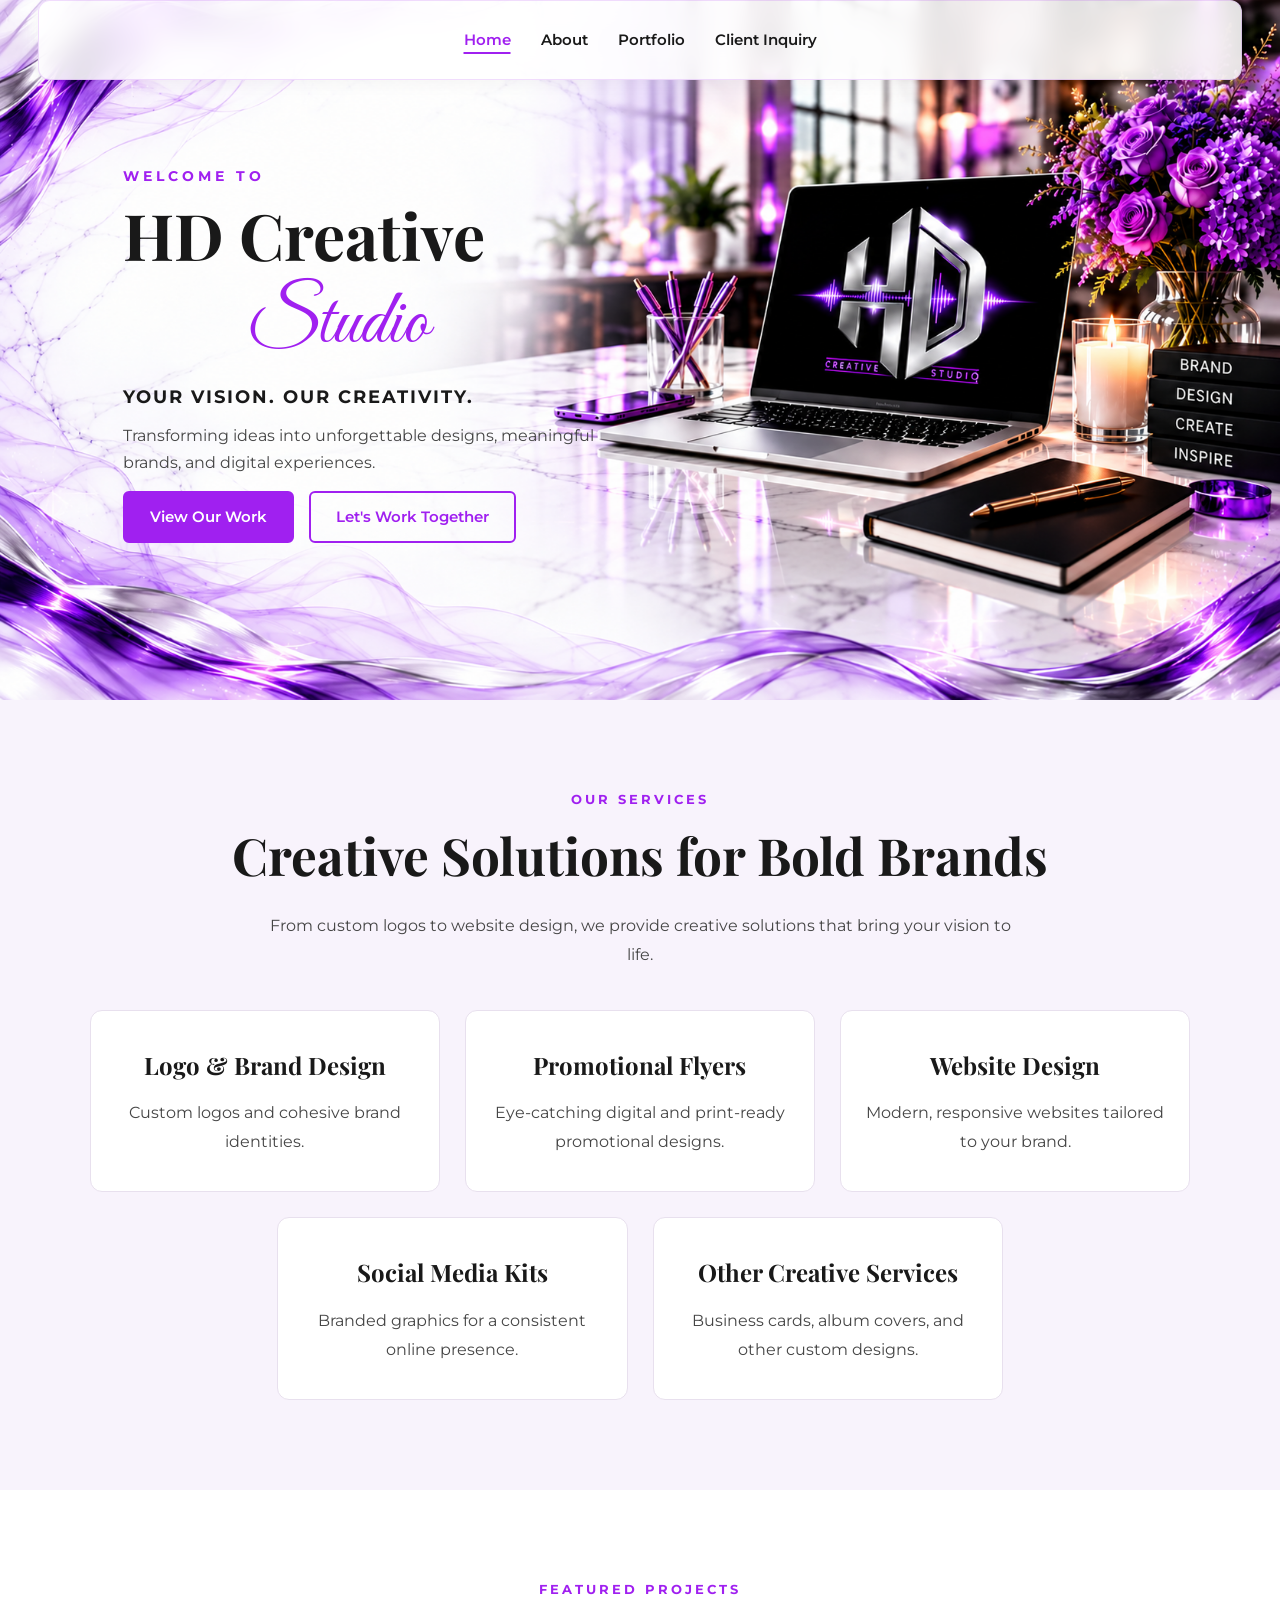
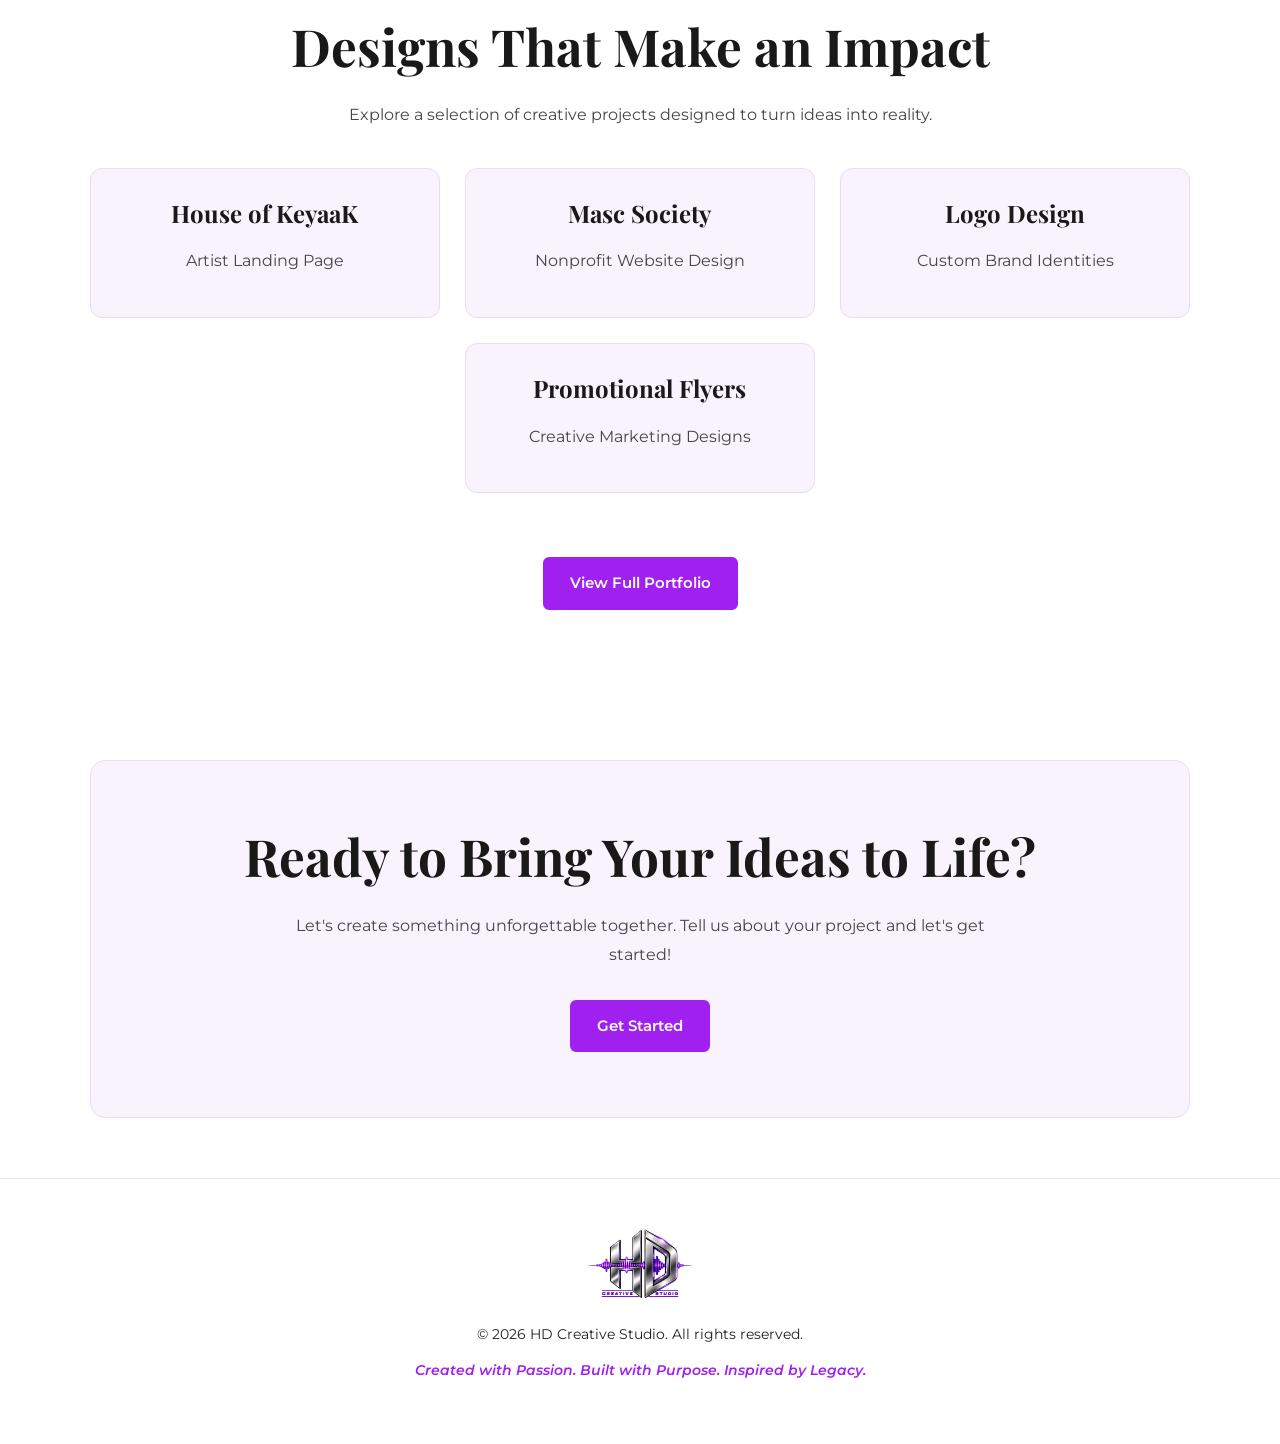
<file: index.html>
<!DOCTYPE html>
<html lang="en">

<head>
    <meta charset="UTF-8">
    <meta name="viewport" content="width=device-width, initial-scale=1.0">
    <meta name="description" content="HD Creative Studio creates custom logos, brand identities, promotional flyers, social media graphics, and websites to bring your vision to life.">
    <link rel="stylesheet" href="styles.css?v=mobile-labels-20261013">
    <title>HD Creative Studio</title>
</head>

<body>

    <!-- HEADER & NAVIGATION -->
    <header>

        <!-- NAVIGATION -->
        <nav>
            <ul>
                <li><a href="index.html" aria-current="page">Home</a></li>
                <li><a href="about.html">About</a></li>
                <li><a href="portfolio.html">Portfolio</a></li>
                <li><a href="customer-intake.html">Client Inquiry</a></li>
            </ul>
        </nav>

        <!-- HERO SECTION -->
        <p class="hero-label">WELCOME TO</p>

        <h1 class="welcome-title">
           <span class="brand-name">HD Creative</span><span class="studio-text">Studio</span>
        </h1>

        <p class="hero-tagline">YOUR VISION. OUR CREATIVITY.</p>

        <p class="hero-description">
            Transforming ideas into unforgettable designs,
            meaningful brands, and digital experiences.
        </p>

        <!-- HERO BUTTONS -->
        <div class="hero-buttons">
            <a href="portfolio.html" class="btn">View Our Work</a>
            <a href="customer-intake.html" class="btn">Let's Work Together</a>
        </div>

    </header>

    <!-- MAIN CONTENT -->
    <main>

        <!-- FEATURED SERVICES -->
        <section class="featured-services">

            <p class="section-label">OUR SERVICES</p>
            <h2>Creative Solutions for Bold Brands</h2>

            <p>
                From custom logos to website design, we provide
                creative solutions that bring your vision to life.
            </p>

            <!-- SERVICES GRID -->
            <ul class="services-grid">

                <li class="service-card">
                    <h3>Logo & Brand Design</h3>
                    <p>Custom logos and cohesive brand identities.</p>
                </li>

                <li class="service-card">
                    <h3>Promotional Flyers</h3>
                    <p>Eye-catching digital and print-ready promotional designs.</p>
                </li>

                <li class="service-card">
                    <h3>Website Design</h3>
                    <p>Modern, responsive websites tailored to your brand.</p>
                </li>

                <li class="service-card">
                    <h3>Social Media Kits</h3>
                    <p>Branded graphics for a consistent online presence.</p>
                </li>

                <li class="service-card">
                    <h3>Other Creative Services</h3>
                    <p>Business cards, album covers, and other custom designs.</p>
                </li>

            </ul>

        </section>

        <!-- FEATURED PROJECTS -->
        <section class="featured-projects">

            <p class="section-label">FEATURED PROJECTS</p>
            <h2>Designs That Make an Impact</h2>

            <p>
                Explore a selection of creative projects
                designed to turn ideas into reality.
            </p>

            <!-- PROJECTS GRID -->
            <div class="projects-grid">

                <article class="project-card">
                    <h3>House of KeyaaK</h3>
                    <p>Artist Landing Page</p>
                </article>

                <article class="project-card">
                    <h3>Masc Society</h3>
                    <p>Nonprofit Website Design</p>
                </article>

                <article class="project-card">
                    <h3>Logo Design</h3>
                    <p>Custom Brand Identities</p>
                </article>

                <article class="project-card">
                    <h3>Promotional Flyers</h3>
                    <p>Creative Marketing Designs</p>
                </article>

            </div>

            <!-- PORTFOLIO BUTTON -->
            <a href="portfolio.html" class="btn" style="margin-top: 32px;">View Full Portfolio</a>

        </section>

        <!-- CALL TO ACTION -->
        <section class="call-to-action">

            <h2>Ready to Bring Your Ideas to Life?</h2>

            <p>
                Let's create something unforgettable together.
                Tell us about your project and let's get started!
            </p>

            <a href="customer-intake.html" class="btn">Get Started</a>

        </section>

    </main>

    <!-- FOOTER -->
    <footer>

        <!-- STUDIO LOGO -->
        <img
            src="images/hd-creative-studio-no-background.png"
            alt="HD Creative Studio logo"
        >

        <!-- COPYRIGHT -->
        <p>&copy; 2026 HD Creative Studio. All rights reserved.</p>

        <!-- BRAND TAGLINE -->
        <p class="footer-tagline">
            Created with Passion. Built with Purpose. Inspired by Legacy.
        </p>

    </footer>

</body>
</html>
</file>
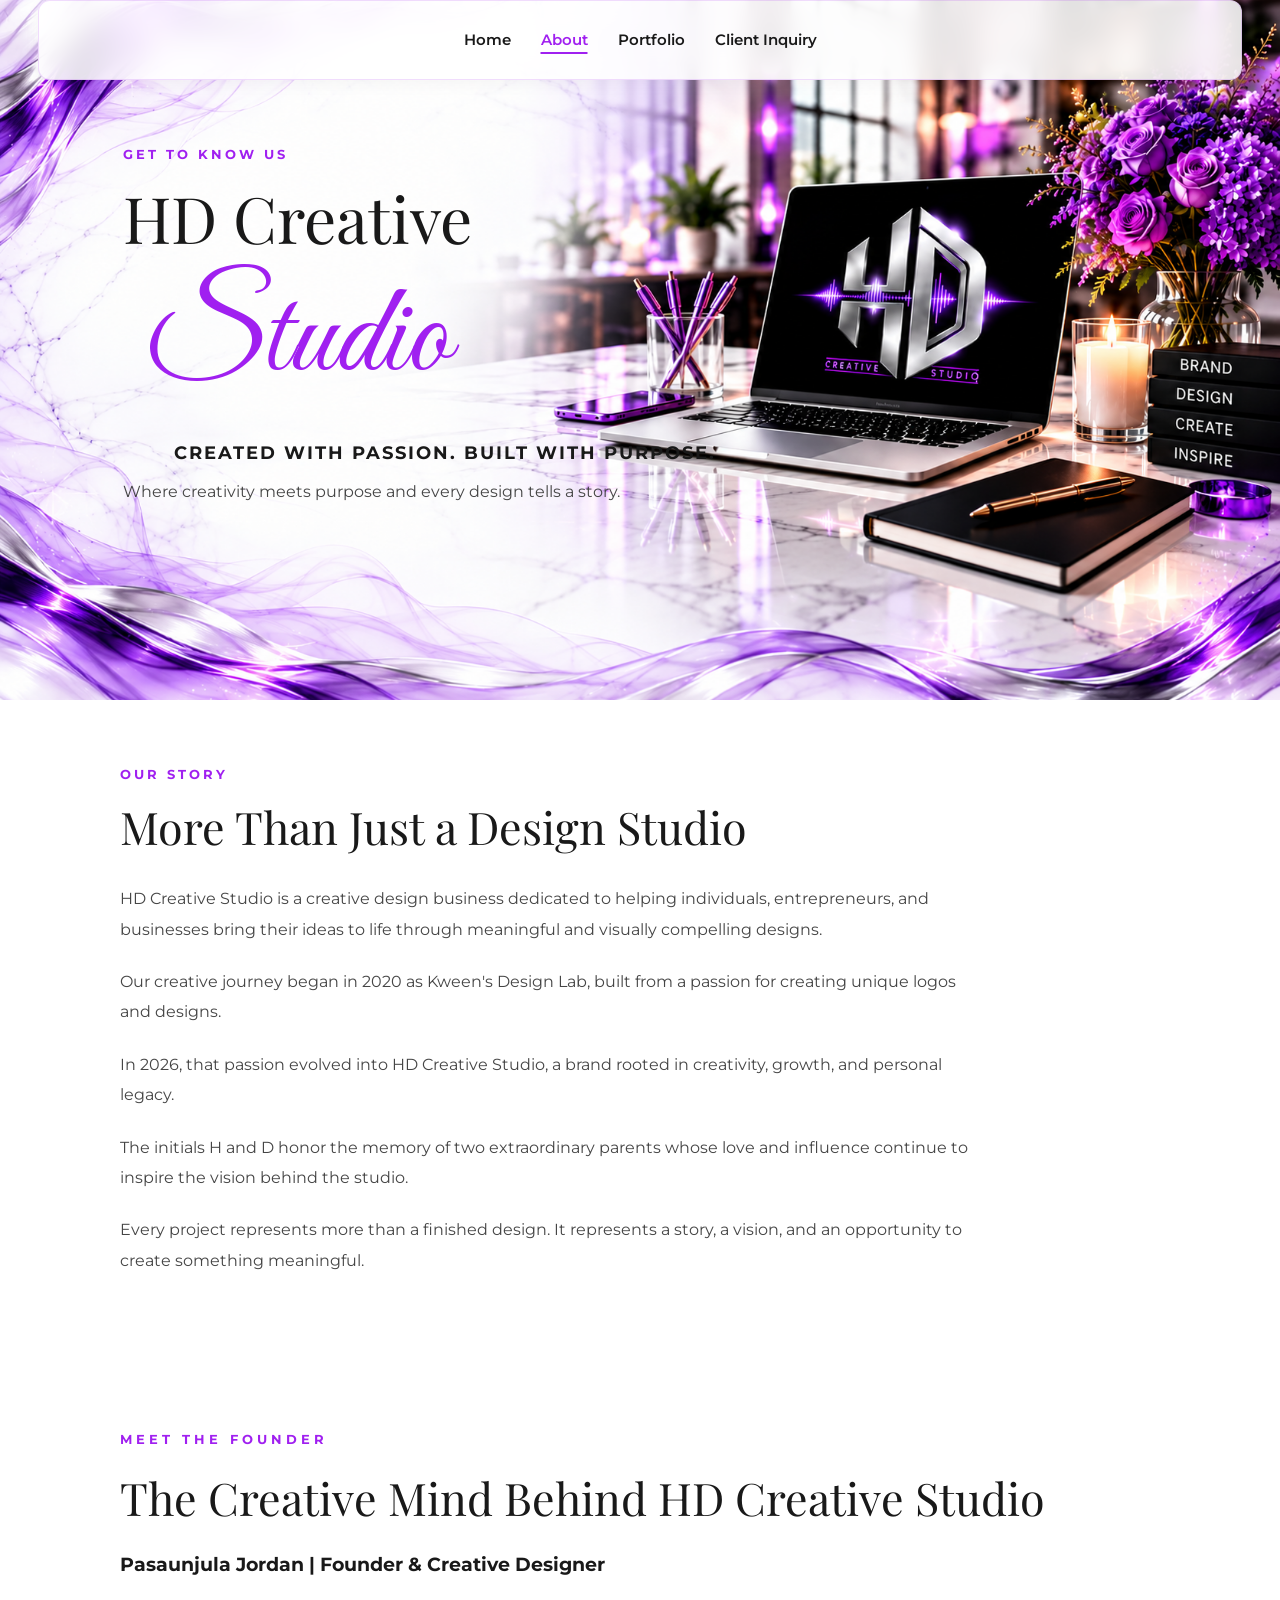
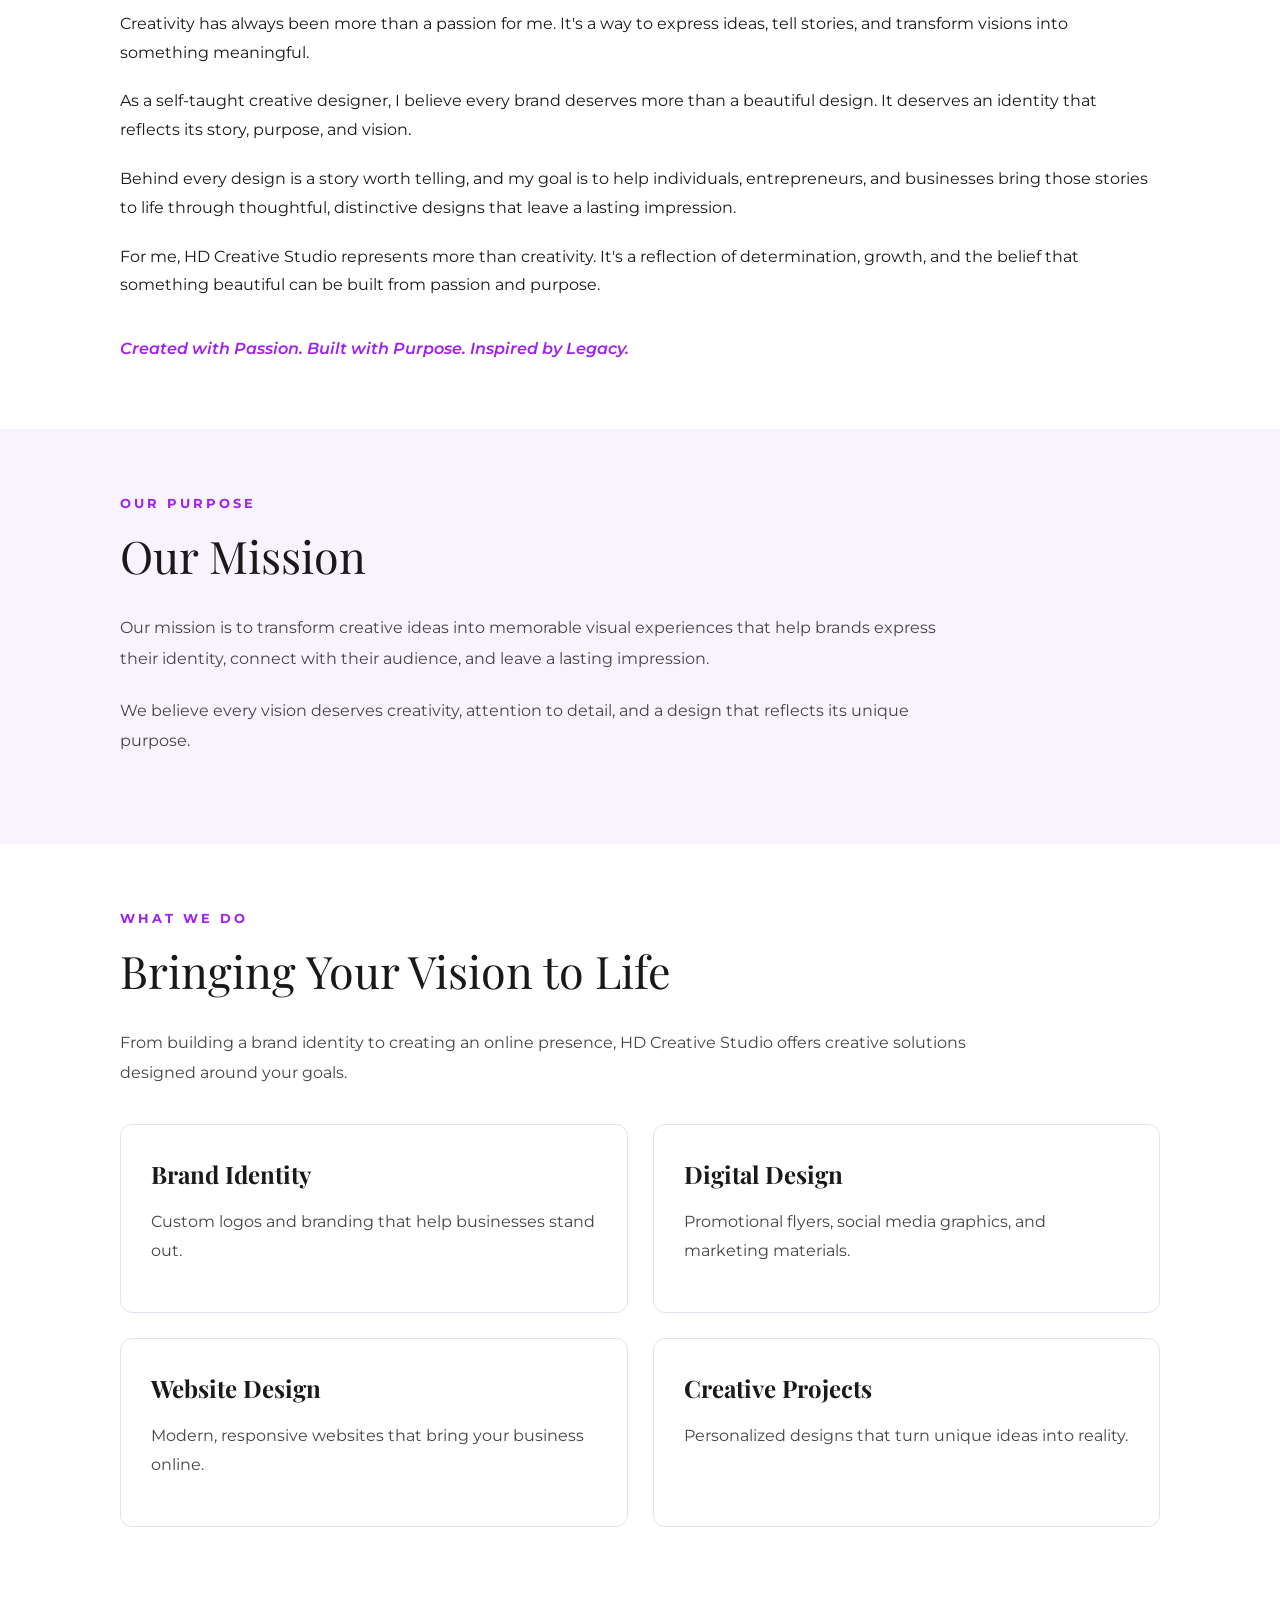
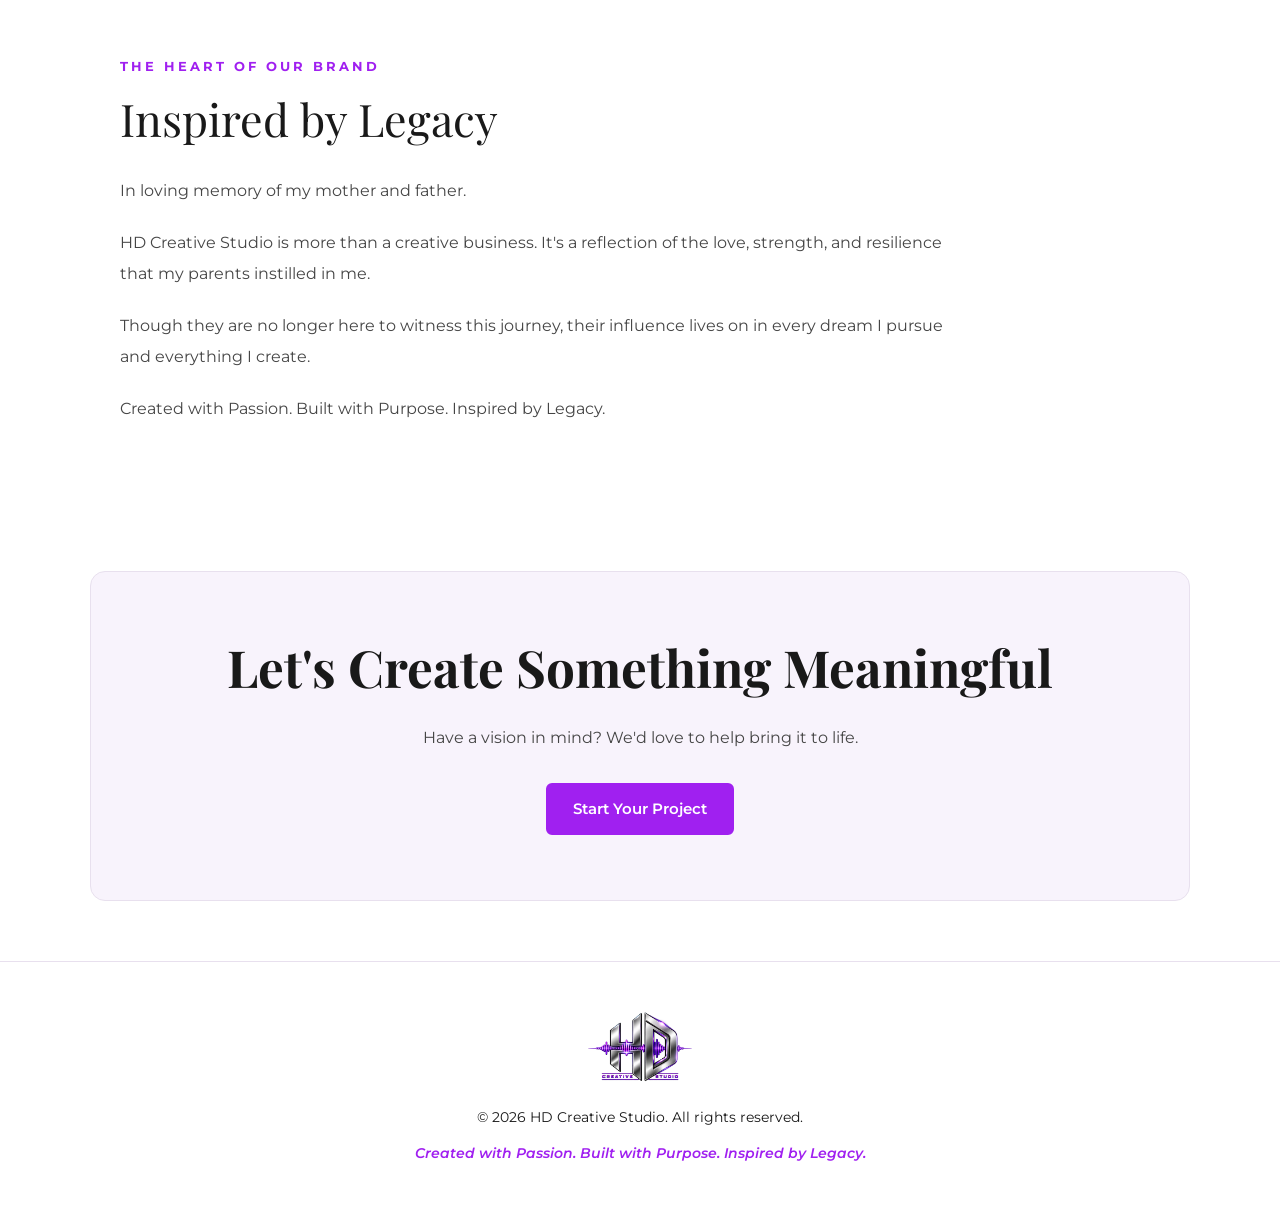
<file: about.html>
<!DOCTYPE html>
<html lang="en">

<head>
    <meta charset="UTF-8">
    <meta name="viewport" content="width=device-width, initial-scale=1.0">
    <meta name="description" content="Learn about HD Creative Studio, our creative mission, the founder behind the brand, and the family legacy that inspires our work.">
    <link rel="stylesheet" href="styles.css?v=mobile-labels-20261013">
    <title>About Us | HD Creative Studio</title>
</head>

<body class="about-page">

    <!-- HEADER & NAVIGATION -->
    <header class="about-header">

        <!-- Navigation -->
      <nav>
        <ul>
          <li><a href="index.html">Home</a></li>
          <li><a href="about.html" aria-current="page">About</a></li>
          <li><a href="portfolio.html">Portfolio</a></li>
          <li><a href="customer-intake.html">Client Inquiry</a></li>
        </ul>
      </nav>

        <!-- ABOUT HERO SECTION -->
        <section class="about-hero">

            <p class="section-label">GET TO KNOW US</p>

            <h1 class="about-title"><span class="about-brand">HD Creative <span class="studio-text">Studio</span></span></h1>

            <p class="hero-tagline">
                CREATED WITH PASSION. BUILT WITH PURPOSE.
            </p>

            <p class="about-hero-description">
                Where creativity meets purpose and every design
                tells a story.
            </p>

        </section>

    </header>

    <!-- MAIN CONTENT -->
    <main>

        <!-- OUR STORY -->
        <section class="about-story">

            <p class="section-label">OUR STORY</p>

            <h2>More Than Just a Design Studio</h2>

            <p>
                HD Creative Studio is a creative design business
                dedicated to helping individuals, entrepreneurs,
                and businesses bring their ideas to life through
                meaningful and visually compelling designs.
            </p>

            <p>
                Our creative journey began in 2020 as Kween's
                Design Lab, built from a passion for creating
                unique logos and designs.
            </p>

            <p>
                In 2026, that passion evolved into HD Creative
                Studio, a brand rooted in creativity, growth,
                and personal legacy.
            </p>

            <p>
                The initials H and D honor the memory of two
                extraordinary parents whose love and influence
                continue to inspire the vision behind the studio.
            </p>

            <p>
                Every project represents more than a finished
                design. It represents a story, a vision,
                and an opportunity to create something meaningful.
            </p>

        </section>

        
        <!-- MEET THE FOUNDER -->
        <section class="founder-section">
          <div class="founder-content">

            <p class="section-label">MEET THE FOUNDER</p>

            <h2>The Creative Mind Behind HD Creative Studio</h2>

            <h3>Pasaunjula Jordan | Founder & Creative Designer</h3>

            <p>
            Creativity has always been more than a passion for me. It's a way to express ideas, tell stories, and transform visions into something meaningful.
            </p>

            <p>
            As a self-taught creative designer, I believe every
            brand deserves more than a beautiful design.
            It deserves an identity that reflects its story,
            purpose, and vision.
            </p>

            <p>
             Behind every design is a story worth telling, and my goal is to help individuals, entrepreneurs, and businesses bring those stories to life through thoughtful, distinctive designs that leave a lasting impression.
            </p>

            <p>
            For me, HD Creative Studio represents more than creativity. It's a reflection of determination, growth, and the belief that something beautiful can be built from passion and purpose.
            </p>

            <p class="founder-tagline">
            Created with Passion. Built with Purpose.
            Inspired by Legacy.
            </p>

          </div>
        </section>


        <!-- OUR MISSION -->
        <section class="about-mission">

            <p class="section-label">OUR PURPOSE</p>

            <h2>Our Mission</h2>

            <p>
                Our mission is to transform creative ideas into
                memorable visual experiences that help brands
                express their identity, connect with their
                audience, and leave a lasting impression.
            </p>

            <p>
                We believe every vision deserves creativity,
                attention to detail, and a design that reflects
                its unique purpose.
            </p>

        </section>

        <!-- WHAT WE DO -->
        <section class="about-services">

            <p class="section-label">WHAT WE DO</p>

            <h2>Bringing Your Vision to Life</h2>

            <p>
                From building a brand identity to creating an
                online presence, HD Creative Studio offers
                creative solutions designed around your goals.
            </p>

            <div class="about-services-grid">

                <article class="about-service-card">
                    <h3>Brand Identity</h3>
                    <p>
                        Custom logos and branding that help
                        businesses stand out.
                    </p>
                </article>

                <article class="about-service-card">
                    <h3>Digital Design</h3>
                    <p>
                        Promotional flyers, social media graphics,
                        and marketing materials.
                    </p>
                </article>

                <article class="about-service-card">
                    <h3>Website Design</h3>
                    <p>
                        Modern, responsive websites that bring
                        your business online.
                    </p>
                </article>

                <article class="about-service-card">
                    <h3>Creative Projects</h3>
                    <p>
                        Personalized designs that turn unique
                        ideas into reality.
                    </p>
                </article>

            </div>

        </section>

        <!-- OUR PHILOSOPHY -->
        <section class="about-philosophy">

            <p class="section-label">THE HEART OF OUR BRAND</p>

            <h2>Inspired by Legacy</h2>

            <p>
                In loving memory of my mother and father.
            </p>

            <p>
                HD Creative Studio is more than a creative business. It's a reflection of the love, strength, and resilience that my parents instilled in me.
            </p>

            <p>
                Though they are no longer here to witness this journey, their influence lives on in every dream I pursue and everything I create.
            </p>

            <p class="footer-tagline">
                Created with Passion. Built with Purpose.
                Inspired by Legacy.
            </p>

        </section>

        <!-- CALL TO ACTION -->
        <section class="call-to-action">

            <h2>Let's Create Something Meaningful</h2>

            <p>
                Have a vision in mind? We'd love to help
                bring it to life.
            </p>

            <a href="customer-intake.html" class="btn">
                Start Your Project
            </a>

        </section>

    </main>

    <!-- FOOTER -->
    <footer>

        <!-- STUDIO LOGO -->
        <img
            src="images/hd-creative-studio-no-background.png"
            alt="HD Creative Studio logo"
        >

        <!-- COPYRIGHT -->
        <p>&copy; 2026 HD Creative Studio. All rights reserved.</p>

        <!-- BRAND TAGLINE -->
        <p class="footer-tagline">
            Created with Passion. Built with Purpose.
            Inspired by Legacy.
        </p>

    </footer>

</body>
</html>
</file>
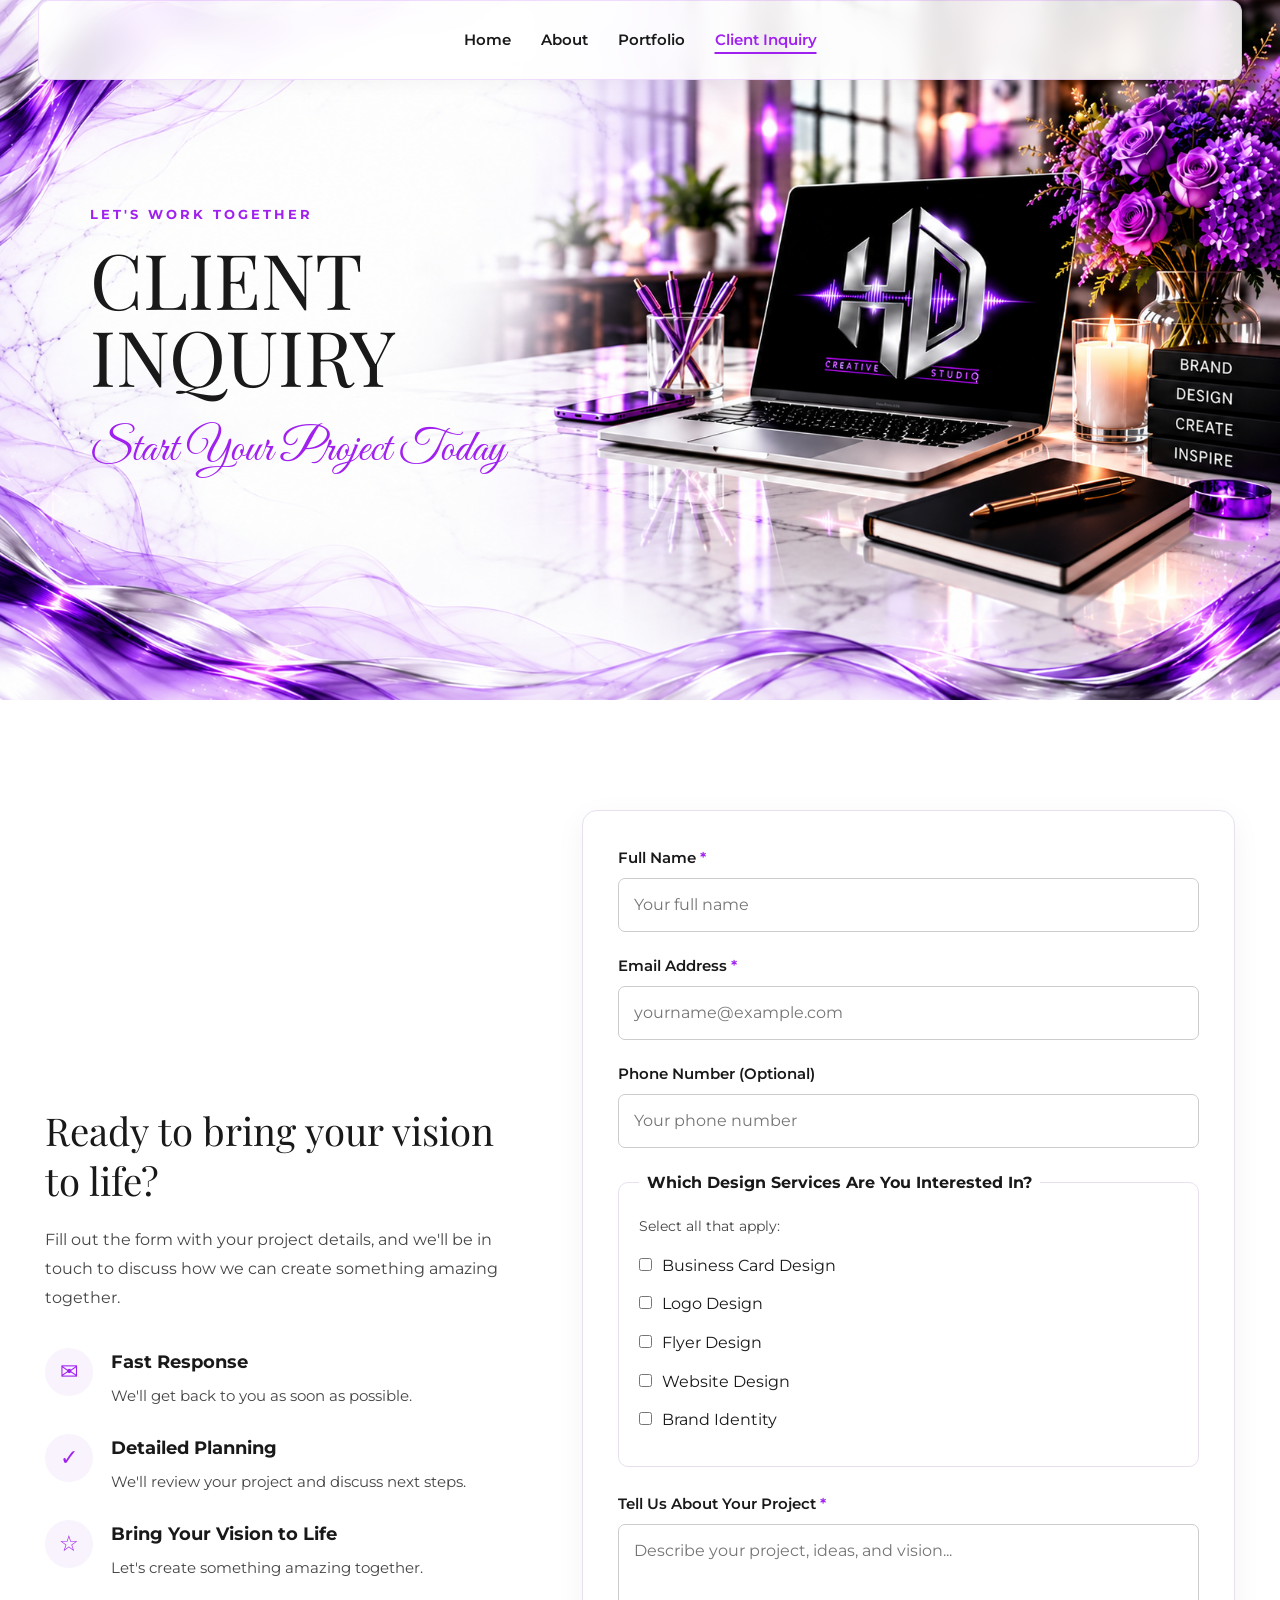
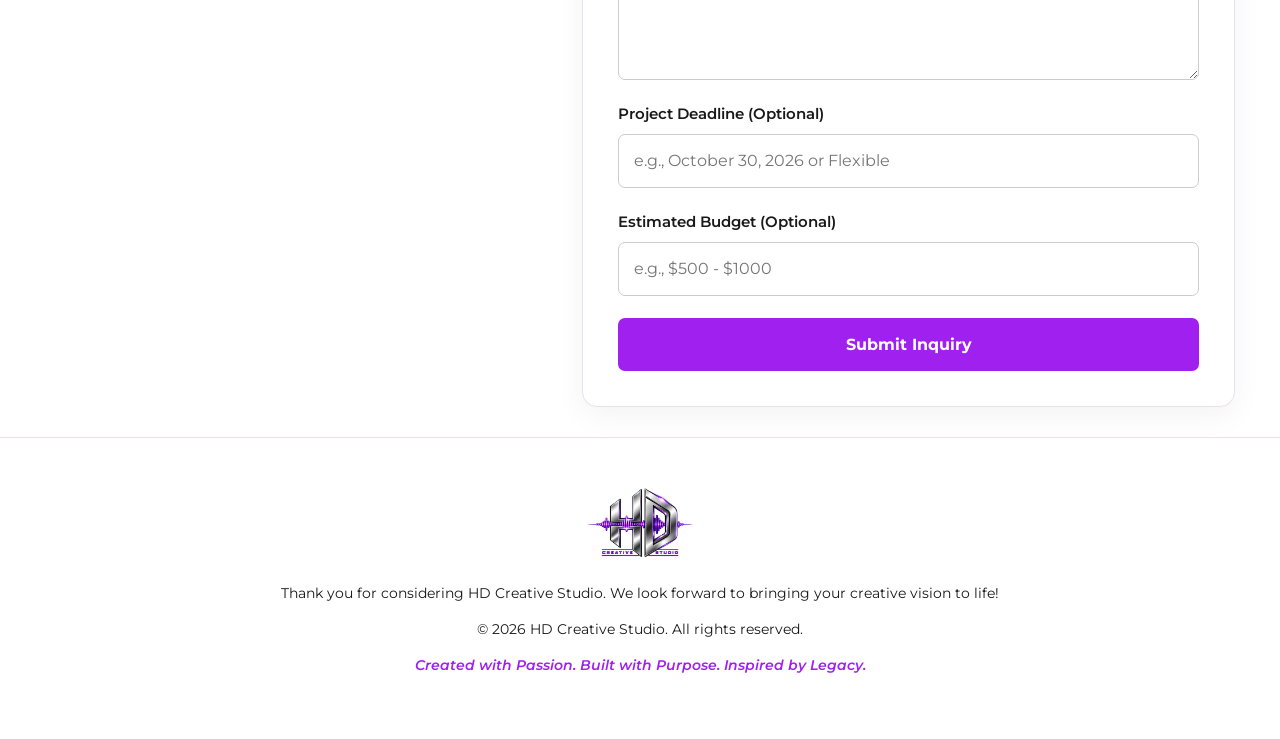
<file: customer-intake.html>
<!DOCTYPE html>
<html lang="en">
<head>
    <meta charset="UTF-8">
    <meta name="viewport" content="width=device-width, initial-scale=1.0">
    <meta name="description" content="Start your creative project with HD Creative Studio. Submit an inquiry for logos, branding, flyers, websites, and more.">
    <link rel="stylesheet" href="styles.css?v=mobile-nav-20261013">
    <title>Client Inquiry | HD Creative Studio</title>
</head>

<body class="inquiry-page">

    <!-- NAVIGATION -->
    <header class="inquiry-header">
        <nav>
            <ul>
                <li><a href="index.html">Home</a></li>
                <li><a href="about.html">About</a></li>
                <li><a href="portfolio.html">Portfolio</a></li>
                <li><a href="customer-intake.html" aria-current="page">Client Inquiry</a></li>
            </ul>
        </nav>
    </header>

    <main>

        <!-- INTRODUCTION -->
        <section class="inquiry-intro">
            <p class="section-label">LET'S WORK TOGETHER</p>

            <h1>CLIENT<br>INQUIRY</h1>

            <p class="inquiry-script">
                Start Your Project Today
            </p>
        </section>

        <!-- TWO-COLUMN LAYOUT -->
        <div class="inquiry-layout">

            <!-- LEFT COLUMN: DETAILS -->
            <section class="inquiry-details">

                <h2 class="inquiry-details-heading">
                    Ready to bring your vision to life?
                </h2>

                <p class="inquiry-description">
                    Fill out the form with your project details,
                    and we'll be in touch to discuss how we can
                    create something amazing together.
                </p>

                <!-- CLIENT BENEFITS -->
                <div class="inquiry-benefits">

                    <div class="benefit">
                        <span class="benefit-icon" aria-hidden="true">
                            &#9993;
                        </span>
                        <div>
                            <h2>Fast Response</h2>
                            <p>We'll get back to you as soon as possible.</p>
                        </div>
                    </div>

                    <div class="benefit">
                        <span class="benefit-icon" aria-hidden="true">
                            &#10003;
                        </span>
                        <div>
                            <h2>Detailed Planning</h2>
                            <p>We'll review your project and discuss next steps.</p>
                        </div>
                    </div>

                    <div class="benefit">
                        <span class="benefit-icon" aria-hidden="true">
                            &#9734;
                        </span>
                        <div>
                            <h2>Bring Your Vision to Life</h2>
                            <p>Let's create something amazing together.</p>
                        </div>
                    </div>

                </div>
            </section>

            <!-- RIGHT COLUMN: CLIENT FORM -->
            <section class="inquiry-form-section"
                     aria-label="Client inquiry form">

                <form
                    class="inquiry-form"
                    action="https://formspree.io/f/xjygwlrz"
                    method="POST">

                    <!-- NAME -->
                    <label for="name">
                        Full Name <span class="required">*</span>
                    </label>
                    <input
                        type="text"
                        id="name"
                        name="name"
                        placeholder="Your full name"
                        autocomplete="name"
                        required>

                    <!-- EMAIL -->
                    <label for="email">
                        Email Address <span class="required">*</span>
                    </label>
                    <input
                        type="email"
                        id="email"
                        name="email"
                        placeholder="yourname@example.com"
                        autocomplete="email"
                        required>

                    <!-- PHONE -->
                    <label for="tel">
                        Phone Number (Optional)
                    </label>
                    <input
                        type="tel"
                        id="tel"
                        name="tel"
                        placeholder="Your phone number"
                        autocomplete="tel">

                    <!-- SERVICES -->
                    <fieldset class="services-fieldset">
                        <legend>
                            Which Design Services Are You Interested In?
                        </legend>

                        <p>Select all that apply:</p>

                        <label class="checkbox-label">
                            <input
                                type="checkbox"
                                name="services"
                                value="business-cards">
                            Business Card Design
                        </label>

                        <label class="checkbox-label">
                            <input
                                type="checkbox"
                                name="services"
                                value="logo">
                            Logo Design
                        </label>

                        <label class="checkbox-label">
                            <input
                                type="checkbox"
                                name="services"
                                value="flyer">
                            Flyer Design
                        </label>

                        <label class="checkbox-label">
                            <input
                                type="checkbox"
                                name="services"
                                value="website">
                            Website Design
                        </label>

                        <label class="checkbox-label">
                            <input
                                type="checkbox"
                                name="services"
                                value="brand">
                            Brand Identity
                        </label>
                    </fieldset>

                    <!-- PROJECT DESCRIPTION -->
                    <label for="project">
                        Tell Us About Your Project
                        <span class="required">*</span>
                    </label>
                    <textarea
                        id="project"
                        name="project"
                        rows="5"
                        placeholder="Describe your project, ideas, and vision..."
                        required></textarea>

                    <!-- DEADLINE -->
                    <label for="deadline">
                        Project Deadline (Optional)
                    </label>
                    <input
                        type="text"
                        id="deadline"
                        name="deadline"
                        placeholder="e.g., October 30, 2026 or Flexible">

                    <!-- BUDGET -->
                    <label for="budget">
                        Estimated Budget (Optional)
                    </label>
                    <input
                        type="text"
                        id="budget"
                        name="budget"
                        placeholder="e.g., $500 - $1000">

                    <!-- SUBMIT -->
                    <button type="submit" class="inquiry-submit">
                        Submit Inquiry
                    </button>

                </form>
            </section>

        </div>
    </main>

    <!-- FOOTER -->
    <footer class="inquiry-footer">
        <img
            src="images/hd-creative-studio-no-background.png"
            alt="HD Creative Studio logo">

        <p class="thanks-text">
            Thank you for considering HD Creative Studio.
            We look forward to bringing your creative vision to life!
        </p>

        <p>&copy; 2026 HD Creative Studio. All rights reserved.</p>

        <p class="footer-tagline">
            Created with Passion. Built with Purpose. Inspired by Legacy.
        </p>
    </footer>

</body>
</html>
</file>
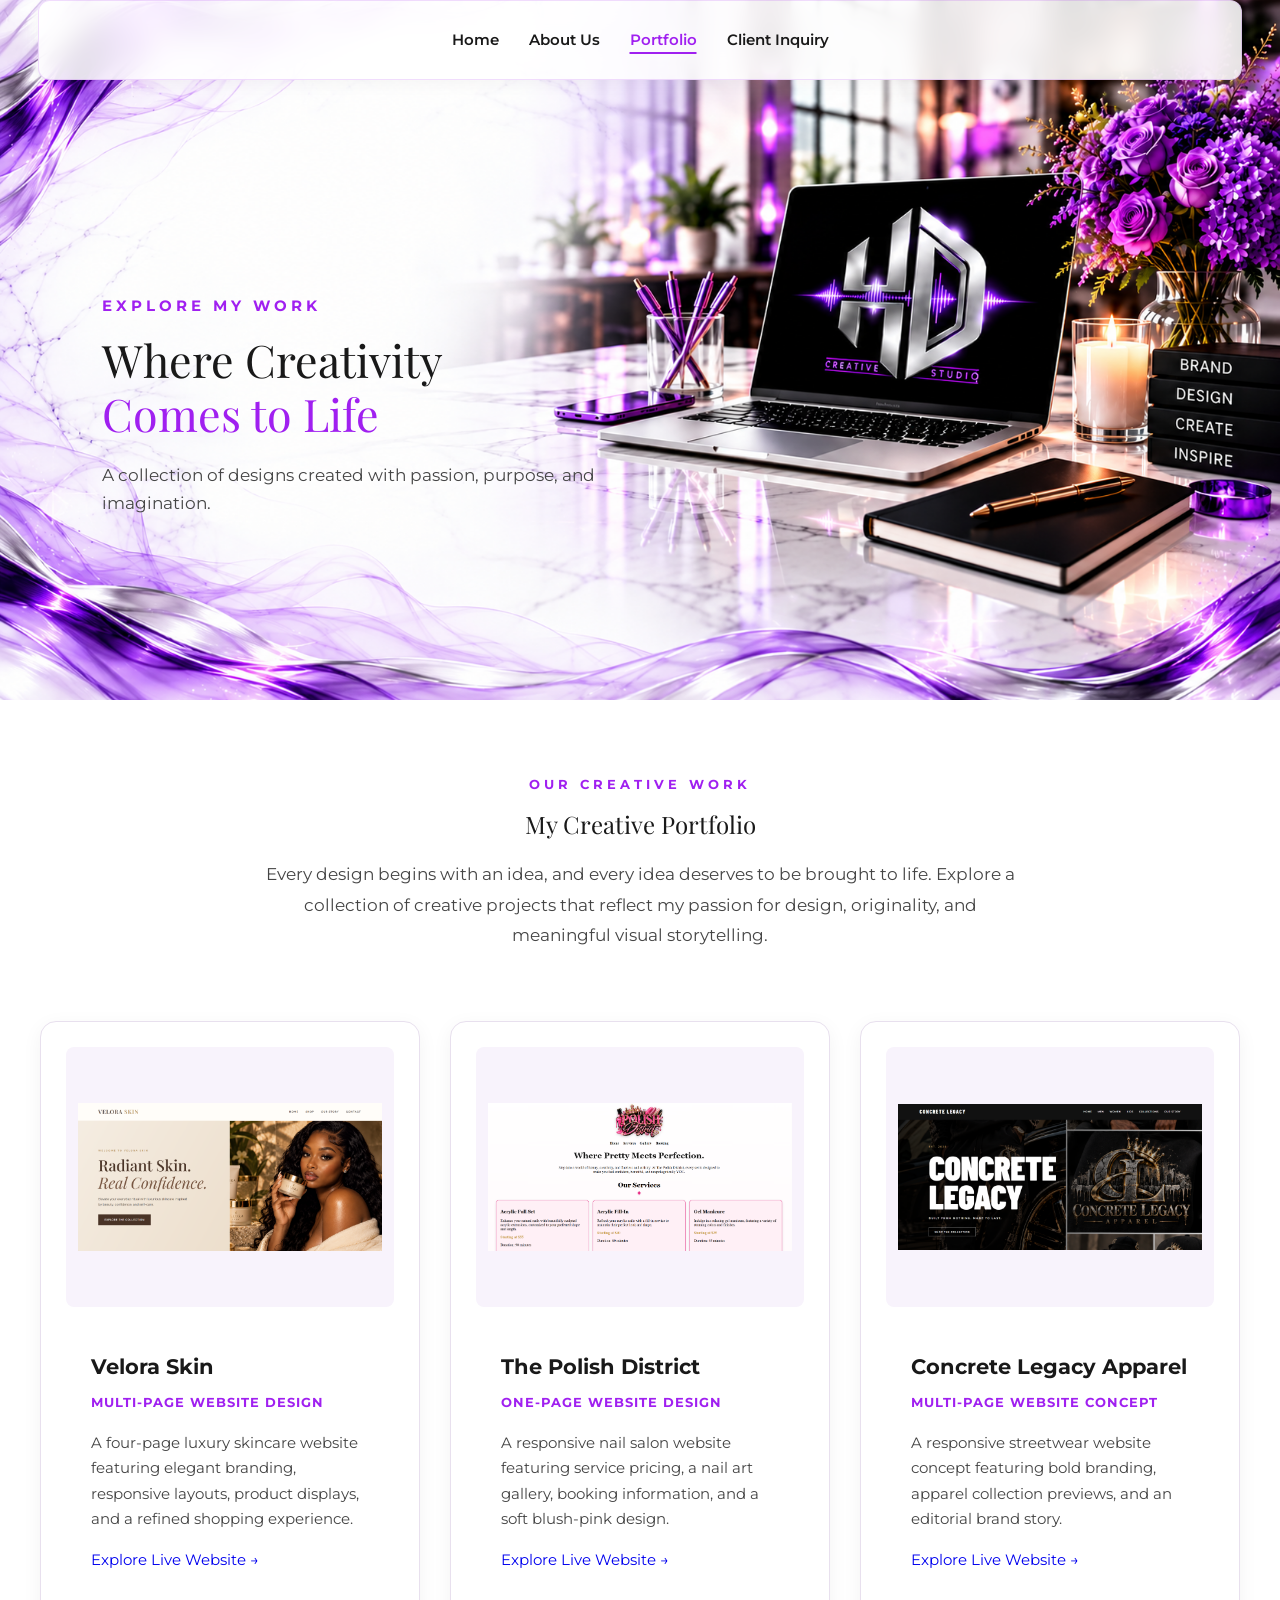
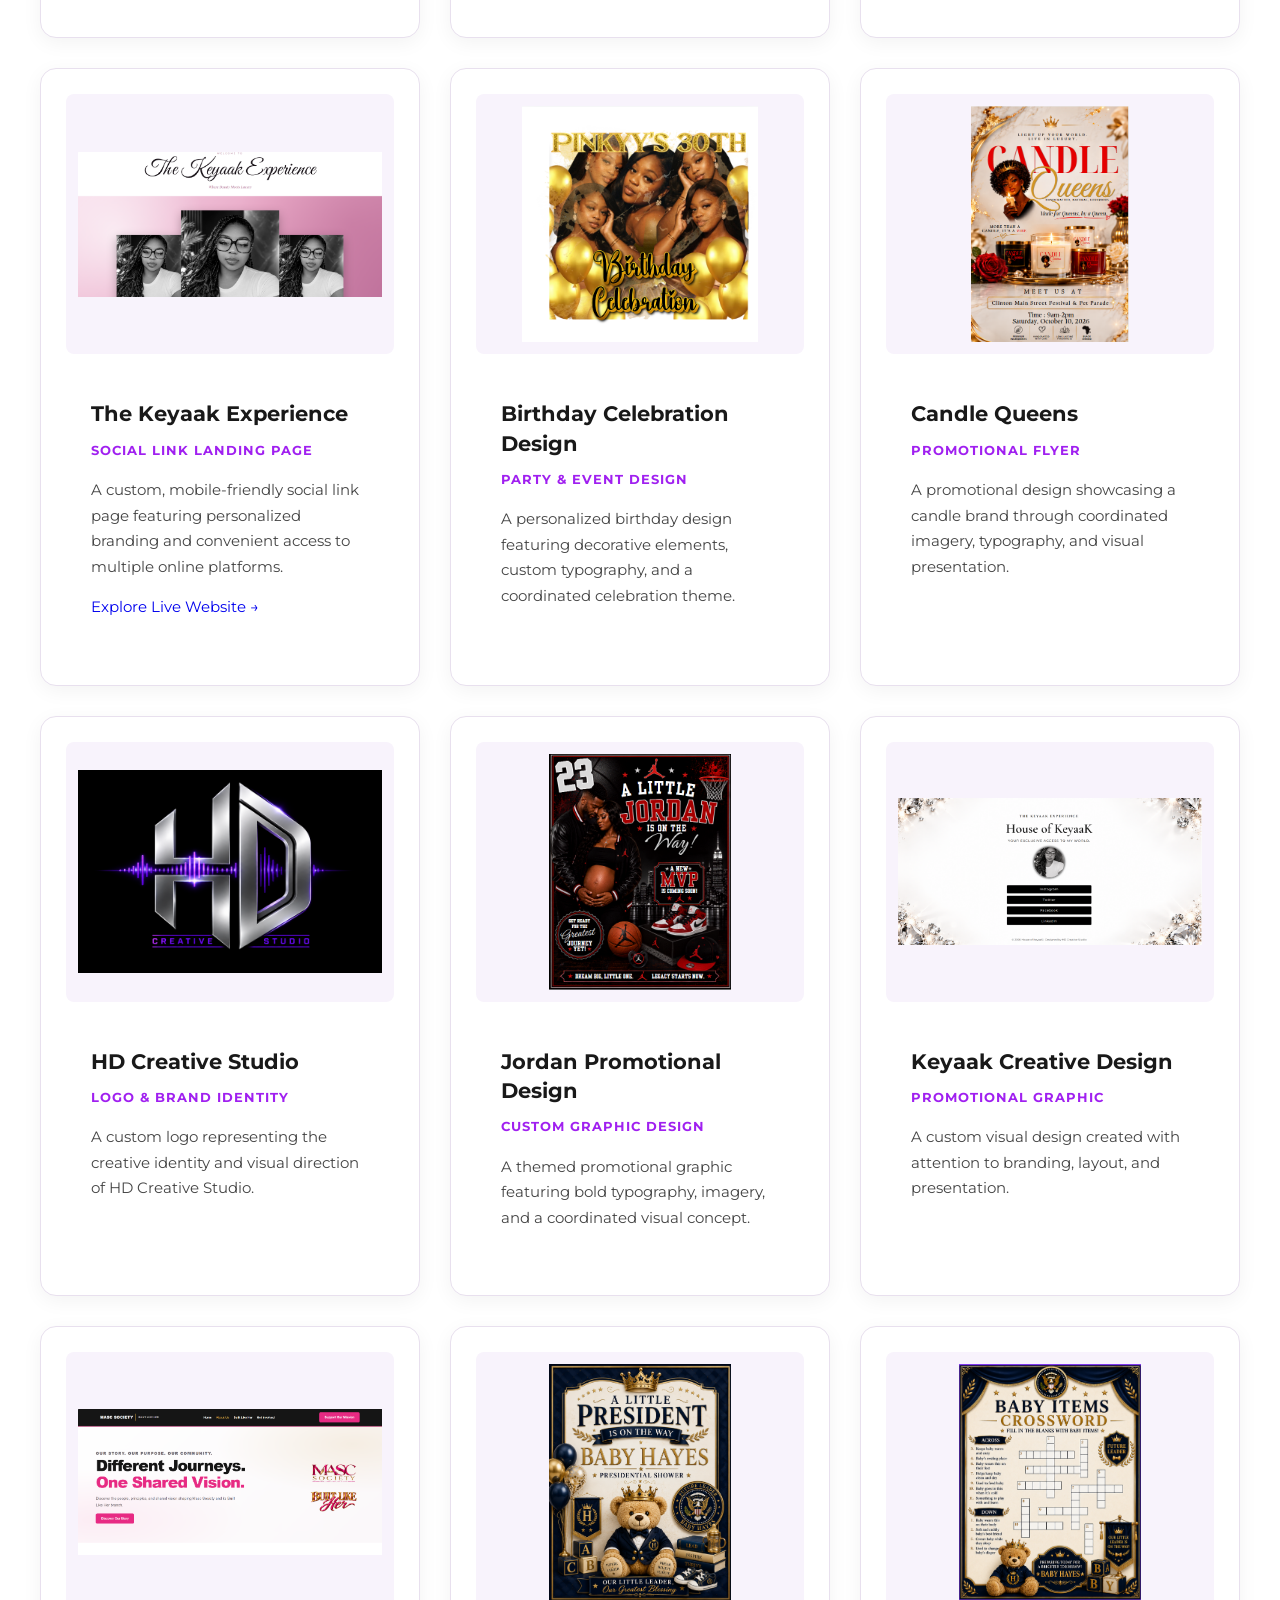
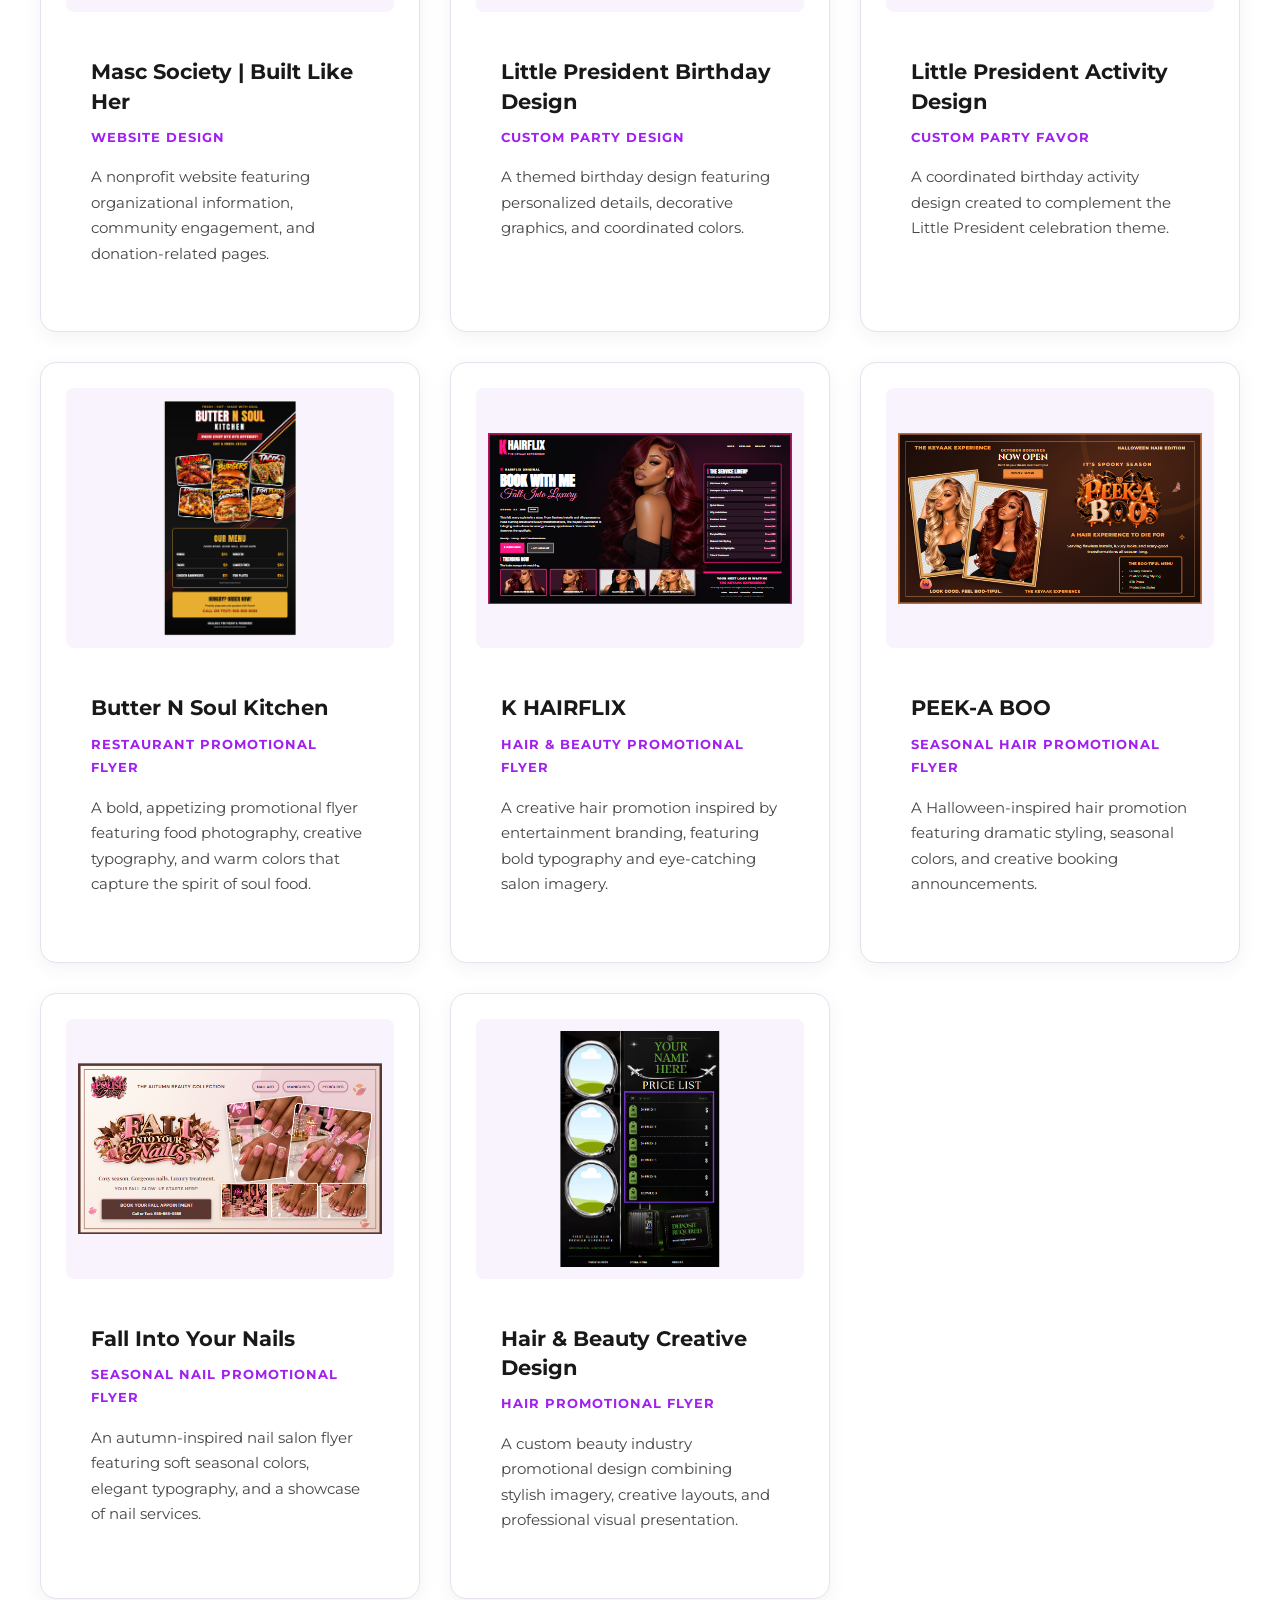
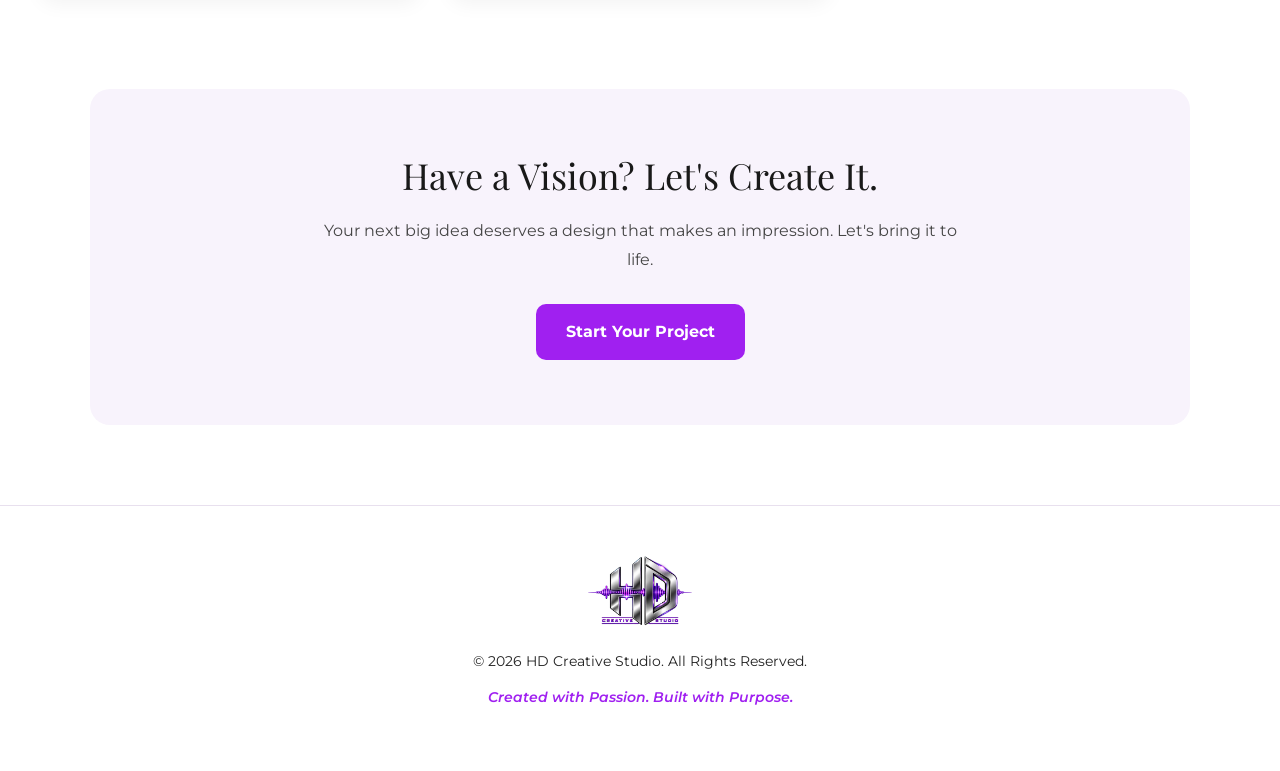
<file: portfolio.html>
<!DOCTYPE html>
<html lang="en">

<head>
  <meta charset="UTF-8">
  <meta name="viewport" content="width=device-width, initial-scale=1.0">
  <meta name="description" content="Explore the creative portfolio of HD Creative Studio, featuring logo design, website design, flyers, and promotional graphics.">
  <title>Portfolio | HD Creative Studio</title>
  <link rel="stylesheet" href="styles.css">
</head>

<body class="portfolio-page">

  <!-- HEADER AND NAVIGATION -->
  <header class="site-header">
    <nav aria-label="Main navigation">
      <ul>
        <li><a href="index.html">Home</a></li>
        <li><a href="about.html">About Us</a></li>
        <li><a href="portfolio.html" aria-current="page">Portfolio</a></li>
        <li><a href="customer-intake.html">Client Inquiry</a></li>
      </ul>
    </nav>

    <div class="portfolio-hero-content">
      <p class="portfolio-hero-label">EXPLORE MY WORK</p>

      <h1>
        Where Creativity
        <span>Comes to Life</span>
      </h1>

      <p class="portfolio-hero-description">
        A collection of designs created with passion,
        purpose, and imagination.
      </p>
    </div>
  </header>

  <main>

    <!-- PORTFOLIO INTRODUCTION -->
    <section class="portfolio-intro">
      <p class="section-label">OUR CREATIVE WORK</p>
      <h2>My Creative <span>Portfolio</span></h2>

      <p>
        Every design begins with an idea, and every idea
        deserves to be brought to life. Explore a collection
        of creative projects that reflect my passion for
        design, originality, and meaningful visual storytelling.
      </p>
    </section>

    <!-- PORTFOLIO GALLERY -->
    <section class="portfolio-gallery"
             aria-label="Creative portfolio projects">

      <div class="portfolio-grid">

        
<!-- VELORA SKIN WEBSITE -->
<article class="portfolio-card">
  <a
    href="https://pasaunjj12.github.io/Velora-Skin-Template/"
    class="portfolio-image-link"
    target="_blank"
    rel="noopener noreferrer"
    aria-label="Explore the Velora Skin website">
    <img
      src="images/velora-skin-preview.png"
      alt="Velora Skin luxury skincare website preview"
      loading="lazy">
  </a>

  <div class="portfolio-card-content">
    <h2>Velora Skin</h2>
    <p class="project-type">Multi-Page Website Design</p>
    <p>
      A four-page luxury skincare website featuring
      elegant branding, responsive layouts, product
      displays, and a refined shopping experience.
    </p>
    <p>
      <a href="https://pasaunjj12.github.io/Velora-Skin-Template/"
         target="_blank"
         rel="noopener noreferrer">
        Explore Live Website &rarr;
      </a>
    </p>
  </div>
</article>

<!-- THE POLISH DISTRICT WEBSITE -->
<article class="portfolio-card">
  <a
    href="https://pasaunjj12.github.io/The-Polish-District/"
    class="portfolio-image-link"
    target="_blank"
    rel="noopener noreferrer"
    aria-label="Explore The Polish District website">
    <img
      src="images/polish-district-preview.png"
      alt="The Polish District nail salon website preview"
      loading="lazy">
  </a>

  <div class="portfolio-card-content">
    <h2>The Polish District</h2>
    <p class="project-type">One-Page Website Design</p>
    <p>
      A responsive nail salon website featuring
      service pricing, a nail art gallery, booking
      information, and a soft blush-pink design.
    </p>
    <p>
      <a href="https://pasaunjj12.github.io/The-Polish-District/"
         target="_blank"
         rel="noopener noreferrer">
        Explore Live Website &rarr;
      </a>
    </p>
  </div>
</article>

        
<!-- CONCRETE LEGACY APPAREL WEBSITE -->
<article class="portfolio-card">
  <a
    href="https://pasaunjj12.github.io/Concrete-Legacy-/"
    class="portfolio-image-link"
    target="_blank"
    rel="noopener noreferrer"
    aria-label="Explore Concrete Legacy Apparel website">
    <img
      src="images/concrete-legacy-preview.png"
      alt="Concrete Legacy Apparel desktop and mobile website preview"
      loading="lazy">
  </a>

  <div class="portfolio-card-content">
    <h2>Concrete Legacy Apparel</h2>
    <p class="project-type">Multi-Page Website Concept</p>
    <p>
      A responsive streetwear website concept featuring
      bold branding, apparel collection previews,
      and an editorial brand story.
    </p>
    <p>
      <a href="https://pasaunjj12.github.io/Concrete-Legacy-/"
         target="_blank"
         rel="noopener noreferrer">
        Explore Live Website &rarr;
      </a>
    </p>
  </div>
</article>

<!-- THE KEYAAK EXPERIENCE SOCIAL LINK PAGE -->
<article class="portfolio-card">
  <a
    href="https://pasaunjj12.github.io/keyaak-exp/"
    class="portfolio-image-link"
    target="_blank"
    rel="noopener noreferrer"
    aria-label="Explore The Keyaak Experience social link page">
    <img
      src="images/keyaak-exp-preview.png"
      alt="The Keyaak Experience responsive social link page preview"
      loading="lazy">
  </a>

  <div class="portfolio-card-content">
    <h2>The Keyaak Experience</h2>
    <p class="project-type">Social Link Landing Page</p>
    <p>
      A custom, mobile-friendly social link page
      featuring personalized branding and convenient
      access to multiple online platforms.
    </p>
    <p>
      <a href="https://pasaunjj12.github.io/keyaak-exp/"
         target="_blank"
         rel="noopener noreferrer">
        Explore Live Website &rarr;
      </a>
    </p>
  </div>
</article>


        <!-- BIRTHDAY FAVOR DESIGN -->
        <article class="portfolio-card">
          <a
            href="images/birthday-favor-edit-portfolio.png"
            class="portfolio-image-link"
            target="_blank"
            rel="noopener noreferrer"
            aria-label="View full-size Birthday Celebration Design">
            <img
              src="images/birthday-favor-edit-portfolio.png"
              alt="Custom birthday celebration favor design"
              loading="lazy">
          </a>

          <div class="portfolio-card-content">
            <h2>Birthday Celebration Design</h2>
            <p class="project-type">Party & Event Design</p>
            <p>
              A personalized birthday design featuring
              decorative elements, custom typography,
              and a coordinated celebration theme.
            </p>
          </div>
        </article>

        <!-- CANDLE QUEENS -->
        <article class="portfolio-card">
          <a
            href="images/candle-queen-portfolio.png"
            class="portfolio-image-link"
            target="_blank"
            rel="noopener noreferrer"
            aria-label="View full-size Candle Queens design">
            <img
              src="images/candle-queen-portfolio.png"
              alt="Candle Queens promotional flyer"
              loading="lazy">
          </a>

          <div class="portfolio-card-content">
            <h2>Candle Queens</h2>
            <p class="project-type">Promotional Flyer</p>
            <p>
              A promotional design showcasing a candle
              brand through coordinated imagery,
              typography, and visual presentation.
            </p>
          </div>
        </article>

        <!-- HD CREATIVE STUDIO LOGO -->
        <article class="portfolio-card">
          <a
            href="images/hd-logo.png"
            class="portfolio-image-link"
            target="_blank"
            rel="noopener noreferrer"
            aria-label="View full-size HD Creative Studio logo">
            <img
              src="images/hd-logo.png"
              alt="HD Creative Studio purple and silver logo on a black background"
              loading="lazy">
          </a>

          <div class="portfolio-card-content">
            <h2>HD Creative Studio</h2>
            <p class="project-type">Logo & Brand Identity</p>
            <p>
              A custom logo representing the creative
              identity and visual direction of
              HD Creative Studio.
            </p>
          </div>
        </article>

        <!-- JORDAN DESIGN -->
        <article class="portfolio-card">
          <a
            href="images/jordan-portfolio.png"
            class="portfolio-image-link"
            target="_blank"
            rel="noopener noreferrer"
            aria-label="View full-size Jordan Promotional Design">
            <img
              src="images/jordan-portfolio.png"
              alt="Jordan themed promotional graphic"
              loading="lazy">
          </a>

          <div class="portfolio-card-content">
            <h2>Jordan Promotional Design</h2>
            <p class="project-type">Custom Graphic Design</p>
            <p>
              A themed promotional graphic featuring
              bold typography, imagery, and a
              coordinated visual concept.
            </p>
          </div>
        </article>

        <!-- KEYAAK DESIGN ONE -->
        <article class="portfolio-card">
          <a
            href="https://pasaunjj12.github.io/house-of-keyaak/"
            class="portfolio-image-link"
            target="_blank"
            rel="noopener noreferrer"
            aria-label="View Keyaak Full Website Template">
            <img
              src="images/keyaak-portfolio.png"
              alt="Keyaak custom promotional design"
              loading="lazy">
          </a>

          <div class="portfolio-card-content">
            <h2>Keyaak Creative Design</h2>
            <p class="project-type">Promotional Graphic</p>
            <p>
              A custom visual design created with
              attention to branding, layout,
              and presentation.
            </p>
          </div>
        </article>


        <!-- MASC SOCIETY WEBSITE -->
        <article class="portfolio-card">
          <a
            href="https://pasaunjj12.github.io/masc-society-donation/"
            class="portfolio-image-link"
            target="_blank"
            rel="noopener noreferrer"
            aria-label="View Masc Society website">
            <img
              src="images/Masc-society-preview.png"
              alt="Masc Society and Built Like Her website preview"
              loading="lazy">
          </a>

          <div class="portfolio-card-content">
            <h2>Masc Society | Built Like Her</h2>
            <p class="project-type">Website Design</p>
            <p>
              A nonprofit website featuring organizational
              information, community engagement,
              and donation-related pages.
            </p>
          </div>
        </article>

       
        <!-- PRESIDENT DESIGN ONE -->
        <article class="portfolio-card">
          <a
            href="images/president-portfolio.png"
            class="portfolio-image-link"
            target="_blank"
            rel="noopener noreferrer"
            aria-label="View full-size Little President Birthday Design">
            <img
              src="images/president-portfolio.png"
              alt="Little President themed birthday design"
              loading="lazy">
          </a>

          <div class="portfolio-card-content">
            <h2>Little President Birthday Design</h2>
            <p class="project-type">Custom Party Design</p>
            <p>
              A themed birthday design featuring
              personalized details, decorative graphics,
              and coordinated colors.
            </p>
          </div>
        </article>

        <!-- PRESIDENT DESIGN TWO -->
        <article class="portfolio-card">
          <a
            href="images/president-portfolio2.png"
            class="portfolio-image-link"
            target="_blank"
            rel="noopener noreferrer"
            aria-label="View full-size Little President Activity Design">
            <img
              src="images/president-portfolio2.png"
              alt="Little President themed crossword party design"
              loading="lazy">
          </a>

          <div class="portfolio-card-content">
            <h2>Little President Activity Design</h2>
            <p class="project-type">Custom Party Favor</p>
            <p>
              A coordinated birthday activity design
              created to complement the Little
              President celebration theme.
            </p>
          </div>
        </article>

        
<!-- BUTTER N SOUL KITCHEN FLYER -->
<article class="portfolio-card">
  <a
    href="images/butter-n-soul-flyer.png"
    class="portfolio-image-link"
    target="_blank"
    rel="noopener noreferrer"
    aria-label="View full-size Butter N Soul Kitchen flyer">
    <img
      src="images/butter-n-soul-flyer.png"
      alt="Butter N Soul Kitchen restaurant promotional flyer"
      loading="lazy">
  </a>

  <div class="portfolio-card-content">
    <h2>Butter N Soul Kitchen</h2>
    <p class="project-type">Restaurant Promotional Flyer</p>
    <p>
      A bold, appetizing promotional flyer featuring
      food photography, creative typography, and
      warm colors that capture the spirit of soul food.
    </p>
  </div>
</article>


<!-- K HAIRFLIX FLYER -->
<article class="portfolio-card">
  <a
    href="images/hairflix-flyer.png"
    class="portfolio-image-link"
    target="_blank"
    rel="noopener noreferrer"
    aria-label="View full-size K Hairflix flyer">
    <img
      src="images/hairflix-flyer.png"
      alt="K Hairflix hair styling promotional flyer"
      loading="lazy">
  </a>

  <div class="portfolio-card-content">
    <h2>K HAIRFLIX</h2>
    <p class="project-type">Hair & Beauty Promotional Flyer</p>
    <p>
      A creative hair promotion inspired by
      entertainment branding, featuring bold
      typography and eye-catching salon imagery.
    </p>
  </div>
</article>


<!-- KEYAAK PEEK-A-BOO HALLOWEEN FLYER -->
<article class="portfolio-card">
  <a
    href="images/peekaboo-flyer.png"
    class="portfolio-image-link"
    target="_blank"
    rel="noopener noreferrer"
    aria-label="View full-size Peek-A-Boo Halloween hair flyer">
    <img
      src="images/peekaboo-flyer.png"
      alt="KeyaaK Experience Peek-A-Boo Halloween hair promotional flyer"
      loading="lazy">
  </a>

  <div class="portfolio-card-content">
    <h2>PEEK-A BOO</h2>
    <p class="project-type">Seasonal Hair Promotional Flyer</p>
    <p>
      A Halloween-inspired hair promotion featuring
      dramatic styling, seasonal colors, and
      creative booking announcements.
    </p>
  </div>
</article>


<!-- THE POLISH DISTRICT FALL FLYER -->
<article class="portfolio-card">
  <a
    href="images/tpd-fall-flyer.png"
    class="portfolio-image-link"
    target="_blank"
    rel="noopener noreferrer"
    aria-label="View full-size Polish District fall nail flyer">
    <img
      src="images/tpd-fall-flyer.png"
      alt="The Polish District Fall Into Your Nails promotional flyer"
      loading="lazy">
  </a>

  <div class="portfolio-card-content">
    <h2>Fall Into Your Nails</h2>
    <p class="project-type">Seasonal Nail Promotional Flyer</p>
    <p>
      An autumn-inspired nail salon flyer featuring
      soft seasonal colors, elegant typography,
      and a showcase of nail services.
    </p>
  </div>
</article>


<!-- HAIR FLYER PORTFOLIO -->
<article class="portfolio-card">
  <a
    href="images/hair-flyer-portfolio.png"
    class="portfolio-image-link"
    target="_blank"
    rel="noopener noreferrer"
    aria-label="View full-size hair promotional design">
    <img
      src="images/hair-flyer-portfolio.png"
      alt="Custom hair and beauty promotional flyer"
      loading="lazy">
  </a>

  <div class="portfolio-card-content">
    <h2>Hair & Beauty Creative Design</h2>
    <p class="project-type">Hair Promotional Flyer</p>
    <p>
      A custom beauty industry promotional design
      combining stylish imagery, creative layouts,
      and professional visual presentation.
    </p>
  </div>
</article>


      </div>
    </section>

    <!-- CALL TO ACTION -->
    <section class="portfolio-cta">
      <h2>Have a Vision? Let's Create It.</h2>
      <p>
        Your next big idea deserves a design that
        makes an impression. Let's bring it to life.
      </p>
      <a href="customer-intake.html" class="portfolio-button">
        Start Your Project
      </a>
    </section>

  </main>

  <!-- FOOTER -->
  <footer class="site-footer">

    <img
      src="images/hd-creative-studio-no-background.png"
      alt="HD Creative Studio Logo"
      class="footer-logo">

    <p>&copy; 2026 HD Creative Studio. All Rights Reserved.</p>
    <p class="footer-tagline">
      Created with Passion. Built with Purpose.
    </p>

  </footer>

</body>
</html>
</file>
<file: styles.css>
@import url('https://fonts.googleapis.com/css2?family=Great+Vibes&family=Montserrat:wght@400;500;600;700&family=Playfair+Display:wght@400;600;700&display=swap');

/* =========================================
   HD CREATIVE STUDIO - COMPLETE CSS
========================================= */

:root {
  --purple: #A020F0;
  --purple-dark: #7B16C0;
  --ink: #191919;
  --gray: #454545;
  --white: #FFFFFF;
  --lavender: #F8F3FC;
  --border: #E8E0EE;
  --content-width: 1250px;
}

*, *::before, *::after {
  box-sizing: border-box;
}

html {
  scroll-behavior: smooth;
}

body {
  margin: 0;
  background: var(--white);
  color: var(--ink);
  font-family: 'Montserrat', sans-serif;
  line-height: 1.6;
  overflow-x: clip;
}

h1, h2, h3, p {
  margin-top: 0;
}

a {
  text-decoration: none;
}

img {
  max-width: 100%;
  height: auto;
}

main, section, article, form {
  min-width: 0;
}

/* =========================================
   SHARED HEADER BACKGROUND
========================================= */

body > header,
body:not(.inquiry-page):not(.about-page) > header,
.about-header,
.inquiry-header {
  position: relative;
  width: 100%;
  height: 700px;
  min-height: 700px;
  padding: 0 3%;
  background-color: #fff;
  background-image: url("images/hd-creative-desktop.png");
  background-repeat: no-repeat;
  background-position: center center;
  background-size: cover;
}

/* No extra logo */

body > header::after,
nav::after,
.inquiry-nav::after {
  content: none;
  display: none;
}

/* =========================================
   SHARED NAVIGATION
========================================= */

nav,
.inquiry-nav,
.about-page .inquiry-nav,
.inquiry-header nav,
.about-header nav {
  display: flex;
  justify-content: center;
  align-items: center;
  flex-wrap: wrap;
  width: 100%;
  max-width: var(--content-width);
  min-height: 80px;
  margin: 0 auto;
  padding: 18px 25px;
  background: rgba(255,255,255,.88);
  backdrop-filter: blur(12px);
  border: 1px solid rgba(160,32,240,.15);
  border-radius: 12px;
  box-shadow: 0 4px 18px rgba(0,0,0,.04);
}

nav ul,
.inquiry-nav ul,
.about-page .inquiry-nav ul {
  display: flex;
  justify-content: center;
  align-items: center;
  flex-wrap: wrap;
  gap: 15px 30px;
  width: auto;
  margin: 0;
  padding: 0;
  list-style: none;
}

nav a,
.inquiry-nav a {
  color: var(--ink);
  font-family: 'Montserrat', sans-serif;
  font-size: .95rem;
  font-weight: 600;
  transition: color .25s ease;
}

nav a:hover,
nav a:focus-visible,
.inquiry-nav a:hover,
.inquiry-nav a:focus-visible {
  color: var(--purple);
}

.inquiry-nav a.active {
  color: var(--purple);
  border-bottom: 2px solid var(--purple);
  padding-bottom: 4px;
}

.inquiry-nav .nav-cta {
  display: inline-block;
  padding: 10px 18px;
  color: #fff;
  background: var(--purple);
  border-radius: 6px;
}

.inquiry-nav .nav-cta:hover {
  color: #fff;
  background: var(--purple-dark);
}

.nav-logo,
.header-logo {
  display: none;
}

/* =========================================
   HOMEPAGE HERO
========================================= */

.hero-label {
  color: var(--purple);
  font-size: .9rem;
  font-weight: 700;
  letter-spacing: 4px;
  margin: 85px 0 10px 7%;
}

.welcome-title {
  max-width: 650px;
  margin: 0 0 12px 7%;
  font-family: 'Playfair Display', serif;
  font-size: clamp(2.5rem,5vw,5rem);
  font-weight: 700;
  line-height: 1.15;
}

.studio-text {
  display: block;
  margin-top: 10px;
  color: var(--purple);
  font-family: 'Great Vibes', cursive;
  font-size: 1.8em;
  font-weight: 400;
  line-height: 1.15;
  text-align: center;
  text-shadow: 0 0 8px rgba(255,255,255,.9);
}

.hero-tagline {
  margin: 20px 0 10px 7%;
  font-size: 1.1rem;
  font-weight: 700;
  letter-spacing: 2px;
}

.hero-description {
  max-width: 480px;
  margin: 0 0 15px 7%;
  color: var(--gray);
  font-size: 1rem;
  line-height: 1.7;
}

/* Home buttons moved up */

.hero-buttons {
  display: flex;
  align-items: center;
  flex-wrap: wrap;
  gap: 15px;
  margin: 15px 0 0 7%;
  padding: 0;
}

.btn {
  display: inline-block;
  padding: 12px 25px;
  color: #fff;
  background: var(--purple);
  border: 2px solid var(--purple);
  border-radius: 6px;
  font-family: 'Montserrat', sans-serif;
  font-size: .95rem;
  font-weight: 600;
  text-align: center;
  cursor: pointer;
  transition: background .25s, color .25s;
}

.btn:hover,
.btn:focus-visible {
  background: #fff;
  color: var(--purple);
}

.hero-buttons .btn:last-child {
  color: var(--purple);
  background: transparent;
}

.hero-buttons .btn:last-child:hover {
  color: #fff;
  background: var(--purple);
}

/* =========================================
   SHARED SECTION TITLES
========================================= */

.section-label {
  margin-bottom: 15px;
  color: var(--purple);
  font-size: .8rem;
  font-weight: 700;
  letter-spacing: 3px;
  text-transform: uppercase;
}

.featured-services h2,
.featured-projects h2,
.call-to-action h2,
.portfolio-section h2 {
  font-family: 'Playfair Display', serif;
  font-size: clamp(2rem,4vw,3.5rem);
  line-height: 1.2;
  margin-bottom: 25px;
}

/* =========================================
   HOMEPAGE SERVICES
========================================= */

.featured-services {
  padding: 90px 7%;
  background: var(--lavender);
  text-align: center;
}

.featured-services > p:not(.section-label) {
  max-width: 750px;
  margin: 0 auto 40px;
  color: var(--gray);
  line-height: 1.8;
}

.services-grid {
  display: grid;
  grid-template-columns: repeat(3,minmax(0,1fr));
  gap: 25px;
  max-width: 1200px;
  margin: 0 auto;
  list-style: none;
  padding-left: 0;
}

.service-card {
  min-width: 0;
  padding: 35px 25px;
  background: #fff;
  border: 1px solid var(--border);
  border-radius: 12px;
}

.service-card h3 {
  font-family: 'Playfair Display', serif;
  font-size: 1.5rem;
  margin-bottom: 15px;
}

.service-card p {
  color: var(--gray);
  line-height: 1.8;
  margin-bottom: 0;
}

/* =========================================
   PROJECTS AND PORTFOLIO
========================================= */

.featured-projects,
.portfolio-section {
  padding: 90px 7%;
  background: #fff;
  text-align: center;
}

.featured-projects > p:not(.section-label) {
  max-width: 750px;
  margin: 0 auto 40px;
  color: var(--gray);
}

.projects-grid,
.portfolio-grid {
  display: grid;
  grid-template-columns: repeat(3,minmax(0,1fr));
  gap: 25px;
  max-width: 1200px;
  margin: 0 auto;
}

.project-card,
.portfolio-card {
  min-width: 0;
  padding: 25px;
  background: var(--lavender);
  border: 1px solid var(--border);
  border-radius: 12px;
}

.project-card img,
.portfolio-card img {
  display: block;
  width: 100%;
  height: auto;
  margin-bottom: 20px;
  border-radius: 8px;
}

.project-card h3,
.portfolio-card h3 {
  font-family: 'Playfair Display', serif;
  font-size: 1.5rem;
  margin-bottom: 15px;
}

.project-card p,
.portfolio-card p {
  color: var(--gray);
  line-height: 1.8;
}

/* =========================================
   CALL TO ACTION
========================================= */

.call-to-action {
  max-width: 1100px;
  margin: 60px auto;
  padding: 65px 35px;
  background: var(--lavender);
  border: 1px solid var(--border);
  border-radius: 15px;
  text-align: center;
}

.call-to-action p {
  max-width: 700px;
  margin: 0 auto 30px;
  color: var(--gray);
  line-height: 1.8;
}

.call-to-action .btn {
  margin-top: 0;
}

/* =========================================
   ABOUT PAGE
========================================= */

.about-page {
  background: #fff;
}

.about-title {
  width: fit-content;
}

.about-title .studio-text {
  display: block;
  margin-top: 10px;
  color: var(--purple);
  font-family: 'Great Vibes', cursive;
  font-size: 2em;
  font-weight: 400;
  text-align: center;
}

.about-hero {
  max-width: 900px;
  padding: 65px 7%;
}

.about-hero h1 {
  font-family: 'Playfair Display', serif;
  font-size: clamp(2.8rem,5vw,4.8rem);
  font-weight: 400;
  line-height: 1.2;
  margin: 15px 0 25px;
}

.about-hero-description {
  max-width: 650px;
  color: var(--gray);
  line-height: 1.8;
}

.about-story,
.about-services,
.about-philosophy {
  max-width: 1100px;
  margin: 0 auto;
  padding: 90px 30px;
}

.about-story h2,
.about-mission h2,
.about-services h2,
.about-philosophy h2 {
  font-family: 'Playfair Display', serif;
  font-size: clamp(2rem,3.5vw,3.5rem);
  font-weight: 400;
  line-height: 1.2;
  margin: 15px 0 30px;
}

.about-story p:not(.section-label),
.about-mission p:not(.section-label),
.about-services > p:not(.section-label),
.about-philosophy p:not(.section-label) {
  max-width: 850px;
  color: var(--gray);
  line-height: 1.9;
  margin-bottom: 22px;
}

.about-mission {
  padding: 90px 8%;
  background: var(--lavender);
  border-left: 5px solid var(--purple);
}

.about-services-grid {
  display: grid;
  grid-template-columns: repeat(2,minmax(0,1fr));
  gap: 25px;
  margin-top: 35px;
}

.about-service-card {
  min-width: 0;
  padding: 30px;
  background: #fff;
  border: 1px solid var(--border);
  border-radius: 12px;
}

.about-service-card h3 {
  font-family: 'Playfair Display', serif;
  font-size: 1.5rem;
  margin-bottom: 15px;
}

.about-service-card p {
  color: var(--gray);
  line-height: 1.8;
}

/* =========================================
   CLIENT INQUIRY HERO
========================================= */

.inquiry-page {
  background: #fff;
}

.inquiry-page > main {
  position: relative;
}

.inquiry-page .inquiry-intro {
  position: absolute;
  top: -495px;
  left: 7%;
  z-index: 1;
  width: min(570px,86%);
  max-width: 570px;
  margin: 0;
  padding: 0;
}

.inquiry-intro h1 {
  font-family: 'Playfair Display', serif;
  font-size: clamp(3.2rem,6vw,6rem);
  font-weight: 400;
  line-height: 1;
  margin: 15px 0;
}

.inquiry-script {
  font-family: 'Great Vibes', cursive;
  font-size: clamp(2.2rem,4vw,4rem);
  line-height: 1.2;
  color: var(--purple);
  margin-bottom: 20px;
}

.inquiry-layout {
  display: grid;
  grid-template-columns: minmax(0,.85fr) minmax(0,1.15fr);
  align-items: start;
  gap: 55px;
  width: 100%;
  max-width: var(--content-width);
  margin: 0 auto 80px;
  padding: 65px 30px 70px;
}

.inquiry-details,
.inquiry-form-section {
  min-width: 0;
}

.inquiry-details-heading {
  font-family: 'Playfair Display', serif;
  font-size: clamp(1.8rem,3vw,2.8rem);
  font-weight: 400;
  line-height: 1.3;
  margin-bottom: 20px;
}

.inquiry-description {
  color: var(--gray);
  font-size: 1rem;
  line-height: 1.8;
  margin-bottom: 35px;
}

.inquiry-benefits {
  display: grid;
  gap: 25px;
}

.benefit {
  display: flex;
  align-items: flex-start;
  gap: 18px;
}

.benefit-icon {
  display: flex;
  justify-content: center;
  align-items: center;
  flex: 0 0 48px;
  width: 48px;
  height: 48px;
  border-radius: 50%;
  background: var(--lavender);
  color: var(--purple);
  font-size: 1.4rem;
}

.benefit h2 {
  font-size: 1.1rem;
  font-weight: 700;
  margin-bottom: 7px;
}

.benefit p {
  color: var(--gray);
  font-size: .95rem;
  line-height: 1.7;
  margin: 0;
}

/* =========================================
   CLIENT INQUIRY FORM
========================================= */

.inquiry-form {
  width: 100%;
  padding: 35px;
  background: #fff;
  border: 1px solid var(--border);
  border-radius: 15px;
  box-shadow: 0 8px 30px rgba(0,0,0,.05);
}

.inquiry-form > label {
  display: block;
  margin-bottom: 8px;
  font-size: .95rem;
  font-weight: 600;
}

.required {
  color: var(--purple);
}

.inquiry-form input:not([type="checkbox"]),
.inquiry-form textarea,
.inquiry-form select {
  display: block;
  width: 100%;
  max-width: 100%;
  padding: 13px 15px;
  margin-bottom: 22px;
  background: #fff;
  border: 1px solid #ccc;
  border-radius: 7px;
  color: var(--ink);
  font: inherit;
}

.inquiry-form input:focus,
.inquiry-form textarea:focus,
.inquiry-form select:focus {
  outline: 2px solid var(--purple);
  outline-offset: 1px;
  border-color: var(--purple);
}

.inquiry-form textarea {
  min-height: 130px;
  resize: vertical;
}

.inquiry-form fieldset {
  min-width: 0;
  padding: 20px;
  margin: 0 0 25px;
  border: 1px solid var(--border);
  border-radius: 10px;
}

.inquiry-form legend {
  padding: 0 8px;
  font-weight: 700;
}

.inquiry-form fieldset p {
  color: var(--gray);
  font-size: .9rem;
}

.checkbox-label {
  display: flex;
  align-items: flex-start;
  gap: 10px;
  margin-bottom: 13px;
  cursor: pointer;
}

.checkbox-label input {
  flex-shrink: 0;
  width: auto;
  margin: 5px 0 0;
  accent-color: var(--purple);
}

.inquiry-submit,
.inquiry-form button[type="submit"] {
  display: block;
  width: 100%;
  padding: 15px 25px;
  background: var(--purple);
  color: #fff;
  border: 2px solid var(--purple);
  border-radius: 7px;
  font-family: inherit;
  font-size: 1rem;
  font-weight: 700;
  cursor: pointer;
  transition: background .25s;
}

.inquiry-submit:hover,
.inquiry-form button[type="submit"]:hover {
  background: var(--purple-dark);
  border-color: var(--purple-dark);
}

/* =========================================
   WHITE FOOTER - ALL PAGES
========================================= */

footer,
.inquiry-footer,
.about-page footer,
.inquiry-page footer {
  display: block;
  width: 100%;
  margin: 0;
  padding: 50px 20px;
  background-color: #fff;
  background-image: none;
  color: var(--ink);
  border-top: 1px solid var(--border);
  text-align: center;
}

footer img,
.inquiry-footer img {
  display: block;
  width: 110px;
  max-width: 100%;
  height: auto;
  margin: 0 auto 20px;
}

footer p,
.inquiry-footer p,
.about-page footer p,
.inquiry-page footer p {
  color: var(--ink);
  font-family: 'Montserrat', sans-serif;
  font-size: .9rem;
  line-height: 1.8;
  margin: 0 0 10px;
}

footer a,
.inquiry-footer a {
  color: var(--ink);
}

footer a:hover,
footer a:focus-visible {
  color: var(--purple);
}

footer .footer-tagline,
.inquiry-footer .footer-tagline {
  color: var(--purple);
  font-style: italic;
  font-weight: 600;
}

/* =========================================
   TABLET - 601px TO 900px
========================================= */

@media (min-width: 601px) and (max-width: 900px) {

  body > header,
  .about-header,
  .inquiry-header {
    height: 600px;
    min-height: 600px;
    background-image: url("images/hd-creative-desktop.png");
    background-position: center center;
    background-size: cover;
  }

  nav,
  .inquiry-nav {
    min-height: 70px;
    padding: 15px 20px;
  }

  nav ul,
  .inquiry-nav ul {
    gap: 12px 22px;
  }

  .hero-label {
    margin-top: 70px;
  }

  .welcome-title {
    font-size: clamp(2.5rem,5vw,4rem);
  }

  .studio-text {
    font-size: 1.6em;
  }

  .hero-tagline {
    margin-top: 12px;
  }

  .hero-buttons {
    margin-top: 12px;
  }

  .services-grid,
  .projects-grid,
  .portfolio-grid {
    grid-template-columns: repeat(2,minmax(0,1fr));
  }

  .about-services-grid {
    grid-template-columns: 1fr;
  }

  .inquiry-page .inquiry-intro {
    top: -420px;
    left: 6%;
    width: 52%;
  }

  .inquiry-intro h1 {
    font-size: clamp(3rem,6vw,4.5rem);
  }

  .inquiry-script {
    font-size: clamp(2rem,4vw,3rem);
  }

  .inquiry-layout {
    grid-template-columns: 1fr;
    gap: 35px;
    padding: 45px 25px 60px;
  }
}

/* =========================================
   MOBILE - UP TO 600px
========================================= */

@media (max-width: 600px) {

  body {
    background: #fff;
    overflow-x: clip;
  }

  body > header,
  .about-header,
  .inquiry-header {
    height: 550px;
    min-height: 550px;
    padding: 0 3%;
    background-image: url("images/hd-creative-mobile.png");
    background-repeat: no-repeat;
    background-position: center top;
    background-size: cover;
  }

  nav,
  .inquiry-nav,
  .about-page .inquiry-nav,
  .inquiry-header nav {
    width: 100%;
    min-height: 65px;
    padding: 12px 10px;
    border-radius: 8px;
  }

  nav ul,
  .inquiry-nav ul {
    justify-content: center;
    gap: 10px 14px;
  }

  nav a,
  .inquiry-nav a {
    font-size: .8rem;
  }

  .hero-label {
    margin: 40px 6% 10px;
    font-size: .75rem;
    letter-spacing: 2px;
  }

  .welcome-title {
    max-width: 90%;
    margin: 0 6% 12px;
    font-size: clamp(2.1rem,9vw,3.5rem);
    line-height: 1.12;
  }

  .studio-text {
    font-size: 1.45em;
    margin-top: 8px;
  }

  .hero-tagline {
    margin: 12px 6% 8px;
    font-size: .85rem;
    letter-spacing: 1px;
  }

  .hero-description {
    max-width: 85%;
    margin: 0 6% 12px;
    font-size: .85rem;
    line-height: 1.55;
  }

  .hero-buttons {
    margin: 12px 6% 0;
    gap: 10px;
  }

  .btn {
    padding: 10px 15px;
    font-size: .82rem;
  }

  .featured-services,
  .featured-projects,
  .portfolio-section {
    padding: 55px 20px;
  }

  .services-grid,
  .projects-grid,
  .portfolio-grid,
  .about-services-grid {
    grid-template-columns: minmax(0,1fr);
  }

  .service-card,
  .project-card,
  .portfolio-card,
  .about-service-card {
    padding: 25px 20px;
  }

  .call-to-action {
    margin: 30px 15px;
    padding: 40px 20px;
  }

  .about-hero {
    padding: 45px 6%;
  }

  .about-hero h1 {
    font-size: clamp(2.3rem,9vw,3.5rem);
  }

  .about-title .studio-text {
    font-size: 1.5em;
  }

  .about-story,
  .about-services,
  .about-philosophy,
  .about-mission {
    padding: 60px 6%;
  }

  .inquiry-page .inquiry-intro {
    top: -410px;
    left: 6%;
    width: 88%;
    max-width: 88%;
  }

  .inquiry-intro h1 {
    font-size: clamp(2.6rem,11vw,3.5rem);
    line-height: 1.05;
  }

  .inquiry-script {
    font-size: clamp(1.8rem,7vw,2.7rem);
    line-height: 1.2;
  }

  .inquiry-layout {
    grid-template-columns: 1fr;
    gap: 30px;
    margin: 0 auto 30px;
    padding: 35px 18px 50px;
  }

  .inquiry-form {
    padding: 22px 18px;
  }

  .inquiry-form fieldset {
    padding: 15px;
  }

  .inquiry-benefits {
    gap: 25px;
  }

  /* White footer on mobile */

  footer,
  .inquiry-footer,
  .about-page footer,
  .inquiry-page footer {
    padding: 35px 18px;
    background-color: #fff;
    color: var(--ink);
  }

  footer img,
  .inquiry-footer img {
    width: 100px;
  }

  footer p,
  .inquiry-footer p,
  .about-page footer p,
  .inquiry-page footer p {
    color: var(--ink);
    font-size: .8rem;
  }
}

/* =========================================
   SMALL MOBILE - UP TO 380px
========================================= */

@media (max-width: 380px) {

  nav a,
  .inquiry-nav a {
    font-size: .73rem;
  }

  nav ul,
  .inquiry-nav ul {
    gap: 8px 10px;
  }

  .welcome-title {
    font-size: 2rem;
  }

  .studio-text {
    font-size: 1.35em;
  }

  .hero-description {
    font-size: .8rem;
  }

  .hero-buttons {
    gap: 8px;
  }

  .btn {
    padding: 9px 12px;
    font-size: .78rem;
  }

  .inquiry-intro h1 {
    font-size: 2.5rem;
  }

  .inquiry-script {
    font-size: 1.8rem;
  }
}


.inquiry-script {
  font-size: clamp(2rem, 3.5vw, 3.5rem);
  line-height: 1.4;
  margin-top: 25px;
  margin-bottom: 20px;
}


.inquiry-layout {
  padding-top: 110px;
}

@media (max-width: 600px) {
  .inquiry-layout {
    padding-top: 65px;
  }
}


.inquiry-details {
  align-self: center;
  transform: translateY(-30px);
}

  
/* CLIENT INQUIRY - FINAL SPACING ADJUSTMENTS */

@media (min-width: 901px) {
  .inquiry-details {
    align-self: center;
    transform: translateY(-65px);
  }

  .inquiry-layout {
    margin-bottom: 0;
    padding-bottom: 30px;
  }
}


/* =====================================
   ABOUT PAGE - FINAL DESIGN POLISH
   ===================================== */

/* Reduce excessive spacing on About page */
.about-section,
.story-section,
.mission-section,
.legacy-section {
  min-height: auto;
  padding-top: 65px;
  padding-bottom: 65px;
}

/* Subtle interactive service cards */
.service-card {
  transition: transform 0.25s ease,
              box-shadow 0.25s ease,
              border-color 0.25s ease;
}

.service-card:hover {
  transform: translateY(-4px);
  box-shadow: 0 10px 25px rgba(157, 30, 240, 0.10);
  border-color: #a020f0;
}

/* Consistent white footer and purple tagline */
footer {
  background: #ffffff;
  color: #222222;
}

footer p {
  color: #222222;
}

footer p:last-child {
  color: #a020f0;
  font-style: italic;
  font-weight: 600;
}

/* Mobile adjustments */
@media (max-width: 768px) {
  .about-section,
  .story-section,
  .mission-section,
  .legacy-section {
    padding-top: 40px;
    padding-bottom: 40px;
  }

  .service-card {
    transform: none;
  }
}


/* MEET THE FOUNDER SECTION */

.founder-section {
  padding: 70px 25px;
  background-color: #ffffff;
}

.founder-content {
  max-width: 1100px;
  margin: 0 auto;
}

.founder-content .section-label {
  color: #a020f0;
  letter-spacing: 4px;
  font-weight: 700;
}

.founder-content h2 {
  margin-bottom: 25px;
}

.founder-content h3 {
  margin-bottom: 30px;
}

.founder-content p {
  line-height: 1.8;
  margin-bottom: 20px;
}

.founder-content .founder-tagline {
  color: #a020f0;
  font-style: italic;
  font-weight: 600;
  margin-top: 35px;
  margin-bottom: 0;
}

/* MOBILE */
@media (max-width: 768px) {
  .founder-section {
    padding: 45px 20px;
  }

  .founder-content h2 {
    font-size: 28px;
  }

  .founder-content h3 {
    font-size: 19px;
  }
}


/* ==========================================
   HD CREATIVE STUDIO - PORTFOLIO PAGE
   ========================================== */

/* PORTFOLIO INTRODUCTION */

.portfolio-page .portfolio-intro {
  max-width: 1100px;
  margin: 0 auto;
  padding: 75px 25px 50px;
  text-align: center;
}

.portfolio-page .portfolio-intro .section-label {
  color: #a020f0;
  font-weight: 700;
  letter-spacing: 4px;
  text-transform: uppercase;
  margin-bottom: 15px;
}

.portfolio-page .portfolio-intro h1 {
  font-size: clamp(32px, 4vw, 48px);
  color: #191919;
  margin-bottom: 25px;
}

.portfolio-page .portfolio-intro h1 span {
  color: #a020f0;
}

.portfolio-page .portfolio-intro > p:last-child {
  max-width: 750px;
  margin: 0 auto;
  color: #454545;
  font-size: 17px;
  line-height: 1.8;
}

/* PORTFOLIO GALLERY */

.portfolio-page .portfolio-gallery {
  padding: 20px 25px 90px;
  background-color: #ffffff;
}

.portfolio-page .portfolio-grid {
  display: grid;
  grid-template-columns: repeat(3, minmax(0, 1fr));
  gap: 30px;
  max-width: 1200px;
  margin: 0 auto;
}

/* PROJECT CARDS */

.portfolio-page .portfolio-card {
  min-width: 0;
  background-color: #ffffff;
  border: 1px solid #e8e0ee;
  border-radius: 16px;
  overflow: hidden;
  box-shadow: 0 5px 20px rgba(0, 0, 0, 0.05);
  transition: transform 0.3s ease,
              box-shadow 0.3s ease;
}

.portfolio-page .portfolio-card:hover {
  transform: translateY(-6px);
  box-shadow: 0 12px 30px rgba(160, 32, 240, 0.12);
}

/* PROJECT IMAGES */

.portfolio-page .portfolio-card img {
  display: block;
  width: 100%;
  height: 260px;
  object-fit: contain;
  background-color: #f8f3fc;
  padding: 12px;
  box-sizing: border-box;
}

/* PROJECT INFORMATION */

.portfolio-page .portfolio-card-content {
  padding: 25px;
}

.portfolio-page .portfolio-card-content h2 {
  color: #191919;
  font-size: 21px;
  line-height: 1.4;
  margin: 0 0 10px;
}

.portfolio-page .project-type {
  color: #a020f0;
  font-size: 13px;
  font-weight: 700;
  letter-spacing: 1px;
  text-transform: uppercase;
  margin-bottom: 15px;
}

.portfolio-page .portfolio-card-content p:not(.project-type) {
  color: #454545;
  font-size: 15px;
  line-height: 1.7;
  margin-bottom: 15px;
}

/* WEBSITE LINKS */

.portfolio-page .portfolio-link {
  display: inline-block;
  margin-top: 10px;
  padding: 11px 20px;
  background-color: #a020f0;
  color: #ffffff;
  text-decoration: none;
  font-size: 14px;
  font-weight: 600;
  border-radius: 8px;
  transition: background-color 0.3s ease;
}

.portfolio-page .portfolio-link:hover,
.portfolio-page .portfolio-link:focus-visible {
  background-color: #7b16c0;
  color: #ffffff;
}

/* CALL TO ACTION */

.portfolio-page .portfolio-cta {
  max-width: 1100px;
  margin: 0 auto 80px;
  padding: 65px 30px;
  text-align: center;
  background-color: #f8f3fc;
  border-radius: 20px;
}

.portfolio-page .portfolio-cta h2 {
  font-size: clamp(26px, 3vw, 36px);
  color: #191919;
  margin-bottom: 20px;
}

.portfolio-page .portfolio-cta p {
  max-width: 650px;
  margin: 0 auto 30px;
  color: #454545;
  line-height: 1.8;
}

.portfolio-page .portfolio-button {
  display: inline-block;
  padding: 15px 30px;
  background-color: #a020f0;
  color: #ffffff;
  text-decoration: none;
  font-weight: 700;
  border-radius: 10px;
  transition: background-color 0.3s ease,
              transform 0.3s ease;
}

.portfolio-page .portfolio-button:hover,
.portfolio-page .portfolio-button:focus-visible {
  background-color: #7b16c0;
  color: #ffffff;
  transform: translateY(-3px);
}

/* TABLET */

@media (max-width: 900px) {
  .portfolio-page .portfolio-grid {
    grid-template-columns: repeat(2, minmax(0, 1fr));
    gap: 22px;
  }

  .portfolio-page .portfolio-cta {
    margin-left: 20px;
    margin-right: 20px;
  }
}

/* MOBILE */

@media (max-width: 600px) {
  .portfolio-page .portfolio-intro {
    padding: 50px 20px 35px;
  }

  .portfolio-page .portfolio-gallery {
    padding: 15px 20px 60px;
  }

  .portfolio-page .portfolio-grid {
    grid-template-columns: 1fr;
    gap: 25px;
  }

  .portfolio-page .portfolio-card img {
    height: 300px;
  }

  .portfolio-page .portfolio-card-content {
    padding: 22px;
  }

  .portfolio-page .portfolio-cta {
    margin: 0 20px 55px;
    padding: 45px 22px;
  }
}

/* ACCESSIBLE REDUCED MOTION */

@media (prefers-reduced-motion: reduce) {
  .portfolio-page .portfolio-card,
  .portfolio-page .portfolio-link,
  .portfolio-page .portfolio-button {
    transition: none;
  }
}


/* PORTFOLIO HEADER TEXT */

.portfolio-page .site-header {
  position: relative;
}

.portfolio-page .portfolio-hero-content {
  position: absolute;
  top: 42%;
  left: 8%;
  width: 40%;
  max-width: 550px;
  z-index: 2;
}

.portfolio-page .portfolio-hero-label {
  color: #a020f0;
  font-size: 15px;
  font-weight: 700;
  letter-spacing: 4px;
  margin-bottom: 15px;
}

.portfolio-page .portfolio-hero-content h1 {
  color: #191919;
  font-size: clamp(30px, 3.5vw, 52px);
  line-height: 1.2;
  margin-bottom: 20px;
}

.portfolio-page .portfolio-hero-content h1 span {
  display: block;
  color: #a020f0;
}

.portfolio-page .portfolio-hero-description {
  color: #454545;
  font-size: 17px;
  line-height: 1.7;
}

/* MOBILE HEADER TEXT */

@media (max-width: 768px) {
  .portfolio-page .portfolio-hero-content {
    top: 35%;
    left: 5%;
    width: 55%;
  }

  .portfolio-page .portfolio-hero-label {
    font-size: 11px;
    letter-spacing: 2px;
  }

  .portfolio-page .portfolio-hero-content h1 {
    font-size: clamp(20px, 5vw, 32px);
  }

  .portfolio-page .portfolio-hero-description {
    font-size: 13px;
  }
}


/* MATCH HOME AND ABOUT PAGE STUDIO TEXT */

.welcome-title .studio-text {
  display: block;
  width: 100%;
  font-family: "Great Vibes", cursive;
  font-size: 1.2em;
  font-weight: 400;
  line-height: 1;
  text-align: center;
  margin: 0;
  padding: 0;
}


/* HOME PAGE - STUDIO POSITION ONLY */

body:not(.about-page) .welcome-title .studio-text {
  position: relative;
  left: -110px;
  margin-top: 15px;
}


/* ABOUT PAGE - MATCH HOME STUDIO SIZE */

.about-page .welcome-title .studio-text {
  font-size: 0.75em !important;
  line-height: 1;
  margin-top: 15px;
}


/* =====================================
   PORTFOLIO - FINAL POLISH
   ===================================== */

/* Make project images interactive */
.portfolio-page .portfolio-image-link {
  display: block;
  overflow: hidden;
  cursor: zoom-in;
}

.portfolio-page .portfolio-image-link img {
  transition: transform 0.3s ease;
}

.portfolio-page .portfolio-image-link:hover img {
  transform: scale(1.15);
}

.portfolio-page .portfolio-image-link:focus-visible {
  outline: 3px solid #a020f0;
  outline-offset: -3px;
}

/* Center the final card on desktop */
@media (min-width: 901px) {
  .portfolio-page .portfolio-card:last-child:nth-child(3n + 1) {
    grid-column: 2;
  }
}

/* Keep hover effects comfortable on mobile */
@media (hover: none) {
  .portfolio-page .portfolio-card:hover,
  .portfolio-page .portfolio-image-link:hover img {
    transform: none;
  }
}

/* Respect reduced-motion preferences */
@media (prefers-reduced-motion: reduce) {
  .portfolio-page .portfolio-image-link img {
    transition: none;
  }
}


/* =========================================
   CROSS-PAGE VISUAL CONSISTENCY - OCT 2026
   Desktop polish with mobile-safe fallbacks
========================================= */

/* Highlight the current page without changing the navigation layout. */
nav a[aria-current="page"],
.inquiry-nav a[aria-current="page"] {
  color: var(--purple);
  text-decoration: underline;
  text-decoration-thickness: 2px;
  text-underline-offset: 7px;
}

/* Balance the final rows while preserving three cards per row. */
@media (min-width: 901px) {
  .featured-services .services-grid,
  .featured-projects .projects-grid {
    grid-template-columns: repeat(6, minmax(0, 1fr));
  }

  .featured-services .service-card,
  .featured-projects .project-card {
    grid-column: span 2;
  }

  .featured-services .service-card:nth-last-child(2) {
    grid-column: 2 / span 2;
  }

  .featured-projects .project-card:last-child:nth-child(3n + 1) {
    grid-column: 3 / span 2;
  }
}

/* Give About sections a shared content edge and calmer spacing. */
.about-page .about-story,
.about-page .founder-section,
.about-page .about-services,
.about-page .about-philosophy {
  width: 100%;
  max-width: 1100px;
  margin-left: auto;
  margin-right: auto;
  padding: 65px 30px;
}

.about-page .founder-content {
  max-width: none;
}

.about-page .about-mission {
  padding: 65px max(30px, calc((100% - 1040px) / 2));
  border-left: 0;
}

.about-page .founder-content h2 {
  font-family: 'Playfair Display', serif;
  font-size: clamp(2rem, 3.5vw, 3.5rem);
  font-weight: 400;
  line-height: 1.2;
  margin: 15px 0 25px;
}

/* Use the same editorial heading family on the portfolio page. */
.portfolio-page .portfolio-hero-content h1,
.portfolio-page .portfolio-intro h2,
.portfolio-page .portfolio-cta h2 {
  font-family: 'Playfair Display', serif;
  font-weight: 400;
  line-height: 1.2;
}

@media (max-width: 600px) {
  .about-page .about-story,
  .about-page .founder-section,
  .about-page .about-services,
  .about-page .about-philosophy {
    padding: 45px 20px;
  }

  .about-page .about-mission {
    padding: 45px 20px;
  }
}

/* Space between the Home featured-project cards and portfolio button. */
.featured-projects > .projects-grid {
  margin-bottom: 32px;
}


/* =========================================
   MOBILE HERO READABILITY & ALIGNMENT
   Scoped to phones; desktop layout unchanged
========================================= */
@media (max-width: 600px) {
  /* Keep the original background art while providing a readable text area. */
  body > header,
  .about-page > .about-header,
  .inquiry-page > .inquiry-header {
    height: 550px;
    min-height: 550px;
    background-position: center top;
  }

  body > header > nav {
    position: relative;
    z-index: 3;
  }

  /* HOME: undo the desktop-only scripted offset and improve contrast. */
  body:not(.about-page):not(.portfolio-page):not(.inquiry-page) > header .hero-label {
    margin-top: 38px;
  }
  body:not(.about-page):not(.portfolio-page):not(.inquiry-page) > header .welcome-title,
  body:not(.about-page):not(.portfolio-page):not(.inquiry-page) > header .hero-tagline,
  body:not(.about-page):not(.portfolio-page):not(.inquiry-page) > header .hero-description,
  body:not(.about-page):not(.portfolio-page):not(.inquiry-page) > header .hero-buttons {
    position: relative;
    z-index: 1;
  }
  body:not(.about-page):not(.portfolio-page):not(.inquiry-page) .welcome-title .studio-text {
    left: 0;
    text-align: left;
    margin-top: 4px;
    padding-left: 22px;
  }
  body:not(.about-page):not(.portfolio-page):not(.inquiry-page) > header .hero-description {
    max-width: 265px;
    color: #25202c;
    font-weight: 500;
    line-height: 1.5;
  }
  body:not(.about-page):not(.portfolio-page):not(.inquiry-page) > header .hero-buttons {
    flex-wrap: wrap;
  }

  /* ABOUT: align the heading and supporting copy within the hero. */
  .about-page .about-hero {
    width: 100%;
    max-width: 100%;
    padding: 38px 6% 0;
  }
  .about-page .about-hero h1 {
    font-size: clamp(2.2rem, 9vw, 3rem);
    line-height: 1.12;
  }
  .about-page .about-title .studio-text {
    font-size: 1.35em;
    margin-top: 2px;
  }
  .about-page .about-hero .hero-tagline {
    margin: 18px 0 10px;
    max-width: 270px;
    line-height: 1.45;
  }
  .about-page .about-hero-description {
    max-width: 265px;
    color: #312b38;
    font-weight: 500;
  }

  /* PORTFOLIO: use available width instead of squeezing text into 55%. */
  .portfolio-page .portfolio-hero-content {
    top: 32%;
    left: 6%;
    width: 82%;
    max-width: 300px;
  }
  .portfolio-page .portfolio-hero-content h1 {
    max-width: 260px;
    font-size: clamp(1.8rem, 8vw, 2.5rem);
    line-height: 1.12;
    margin-bottom: 12px;
  }
  .portfolio-page .portfolio-hero-description {
    max-width: 235px;
    color: #24202a;
    font-size: .85rem;
    line-height: 1.5;
    font-weight: 500;
  }

  /* INQUIRY: keep title clear of navigation with predictable positioning. */
  .inquiry-page .inquiry-intro {
    top: -395px;
    left: 6%;
    width: 88%;
    max-width: 88%;
  }
  .inquiry-page .inquiry-intro h1 {
    font-size: clamp(2.65rem, 11vw, 3.5rem);
  }
  .inquiry-page .inquiry-script {
    font-size: clamp(1.65rem, 7vw, 2.25rem);
    line-height: 1.25;
    margin-top: 15px;
  }
}


/* Mobile banner: keep the desktop artwork proportional below navigation. */
@media (max-width: 600px) {
  body > header,
  body:not(.inquiry-page):not(.about-page) > header,
  .about-page > .about-header,
  .portfolio-page > .site-header,
  .inquiry-page > .inquiry-header {
    --banner-height: 56.28vw;
    height: calc(58px + var(--banner-height));
    min-height: 0;
    padding: 0;
    background-image: url("images/hd-creative-desktop.png");
    background-repeat: no-repeat;
    background-size: 100% auto;
    background-position: center bottom;
    background-color: #fff;
  }
  body > header > nav {
    height: 58px;
    min-height: 58px;
    width: 94%;
    padding: 10px 6px;
    margin: 0 auto;
  }
  body:not(.about-page):not(.portfolio-page):not(.inquiry-page) > header .hero-label {
    margin: 3.5vw 0 1vw 6%;
    font-size: 2.1vw;
    letter-spacing: .45vw;
  }
  body:not(.about-page):not(.portfolio-page):not(.inquiry-page) > header .welcome-title {
    width: 44%;
    max-width: 44%;
    margin: 0 0 1vw 6%;
    font-size: 5.2vw;
    line-height: 1.1;
  }
  body:not(.about-page):not(.portfolio-page):not(.inquiry-page) .welcome-title .studio-text {
    left: 0;
    margin: .5vw 0 0;
    padding: 0;
    font-size: 1.35em;
    line-height: 1;
    text-align: center;
  }
  body:not(.about-page):not(.portfolio-page):not(.inquiry-page) > header .hero-tagline {
    width: 44%;
    margin: 2vw 0 1vw 6%;
    font-size: 2.15vw;
    letter-spacing: .15vw;
    line-height: 1.4;
  }
  body:not(.about-page):not(.portfolio-page):not(.inquiry-page) > header .hero-description {
    width: 44%;
    max-width: 44%;
    margin: 0 0 1.5vw 6%;
    font-size: 2.5vw;
    line-height: 1.5;
  }
  body:not(.about-page):not(.portfolio-page):not(.inquiry-page) > header .hero-buttons {
    width: 44%;
    margin: 0 0 0 6%;
    gap: 1vw;
    flex-wrap: nowrap;
  }
  body > header .hero-buttons .btn {
    padding: 1.5vw 1.6vw;
    font-size: 2.1vw;
    white-space: nowrap;
  }
  .about-page .about-hero {
    width: 44%;
    max-width: 44%;
    margin-left: 6%;
    padding: 5vw 0 0;
  }
  .about-page .about-hero .section-label {
    font-size: 2.1vw;
    letter-spacing: .45vw;
    margin-bottom: 1vw;
  }
  .about-page .about-hero h1 {
    margin: 0 0 2vw;
    font-size: 5.2vw;
    line-height: 1.1;
  }
  .about-page .about-title .studio-text {
    margin-top: .5vw;
    font-size: 1.35em;
    line-height: 1;
  }
  .about-page .about-hero .hero-tagline {
    max-width: 100%;
    margin: 2vw 0 1vw;
    font-size: 2.15vw;
    letter-spacing: .15vw;
    line-height: 1.4;
  }
  .about-page .about-hero-description {
    max-width: 100%;
    margin: 0;
    font-size: 2.5vw;
    line-height: 1.5;
  }
  .portfolio-page .portfolio-hero-content {
    top: calc(58px + 9vw);
    left: 6%;
    width: 44%;
    max-width: 44%;
  }
  .portfolio-page .portfolio-hero-label {
    font-size: 2.1vw;
    letter-spacing: .45vw;
    margin-bottom: 1.5vw;
  }
  .portfolio-page .portfolio-hero-content h1 {
    max-width: 100%;
    font-size: 5.2vw;
    line-height: 1.15;
    margin-bottom: 2vw;
  }
  .portfolio-page .portfolio-hero-description {
    max-width: 100%;
    margin: 0;
    font-size: 2.5vw;
    line-height: 1.5;
  }
  .inquiry-page .inquiry-intro {
    top: calc(-56.28vw + 9vw);
    left: 6%;
    width: 44%;
    max-width: 44%;
  }
  .inquiry-page .inquiry-intro .section-label {
    font-size: 2.1vw;
    letter-spacing: .4vw;
    margin-bottom: 1.5vw;
    white-space: nowrap;
  }
  .inquiry-page .inquiry-intro h1 {
    font-size: 7vw;
    line-height: 1.05;
    margin: 0 0 2vw;
  }
  .inquiry-page .inquiry-script {
    font-size: 4vw;
    line-height: 1.25;
    margin: 0;
    white-space: nowrap;
  }
}

/* Match About and Inquiry mobile navigation containers to Home and Portfolio. */
@media (max-width: 600px) {
  body.about-page > header.about-header > nav,
  body.inquiry-page > header.inquiry-header > nav {
    width: 94%;
    height: 58px;
    min-height: 58px;
    margin: 0 auto;
    padding: 10px 6px;
    border-radius: 8px;
  }
}

/* Keep the About description clear of the laptop on phones. */
@media (max-width: 600px) {
  .about-page .about-hero-description {
    width: 86%;
    max-width: 86%;
  }
}

/* Slightly larger supporting copy in mobile banners. */
@media (max-width: 600px) {
  body:not(.about-page):not(.portfolio-page):not(.inquiry-page) > header .hero-description,
  .about-page .about-hero-description,
  .portfolio-page .portfolio-hero-description {
    font-size: 3.2vw;
    line-height: 1.45;
  }
}

/* Improve contrast of the Home and About mobile eyebrow labels. */
@media (max-width: 600px) {
  body:not(.about-page):not(.portfolio-page):not(.inquiry-page) > header .hero-label,
  .about-page .about-hero .section-label {
    width: fit-content;
    max-width: 100%;
    font-size: 2.8vw;
    letter-spacing: .3vw;
    line-height: 1.3;
    color: var(--purple-dark);
    background: rgba(255, 255, 255, .85);
    padding: .3vw .7vw;
    border-radius: 3px;
  }
}
</file>
